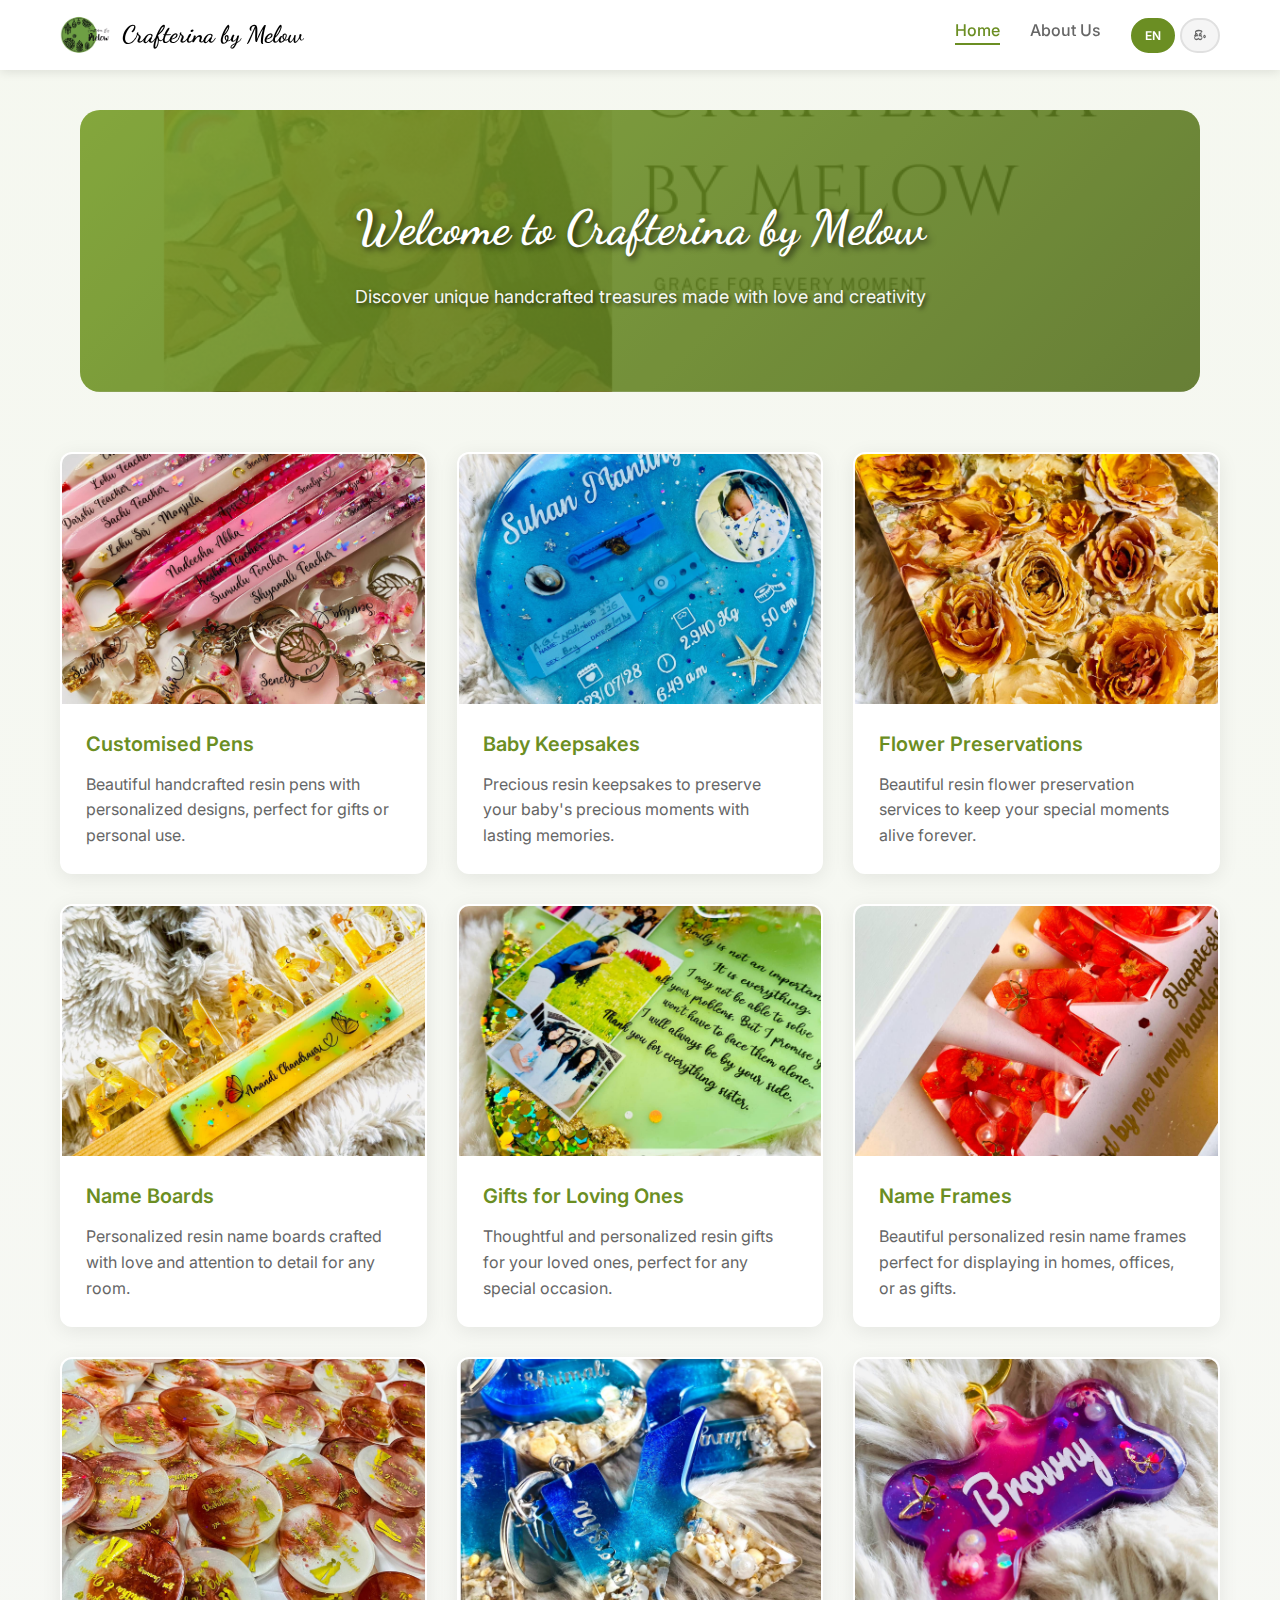
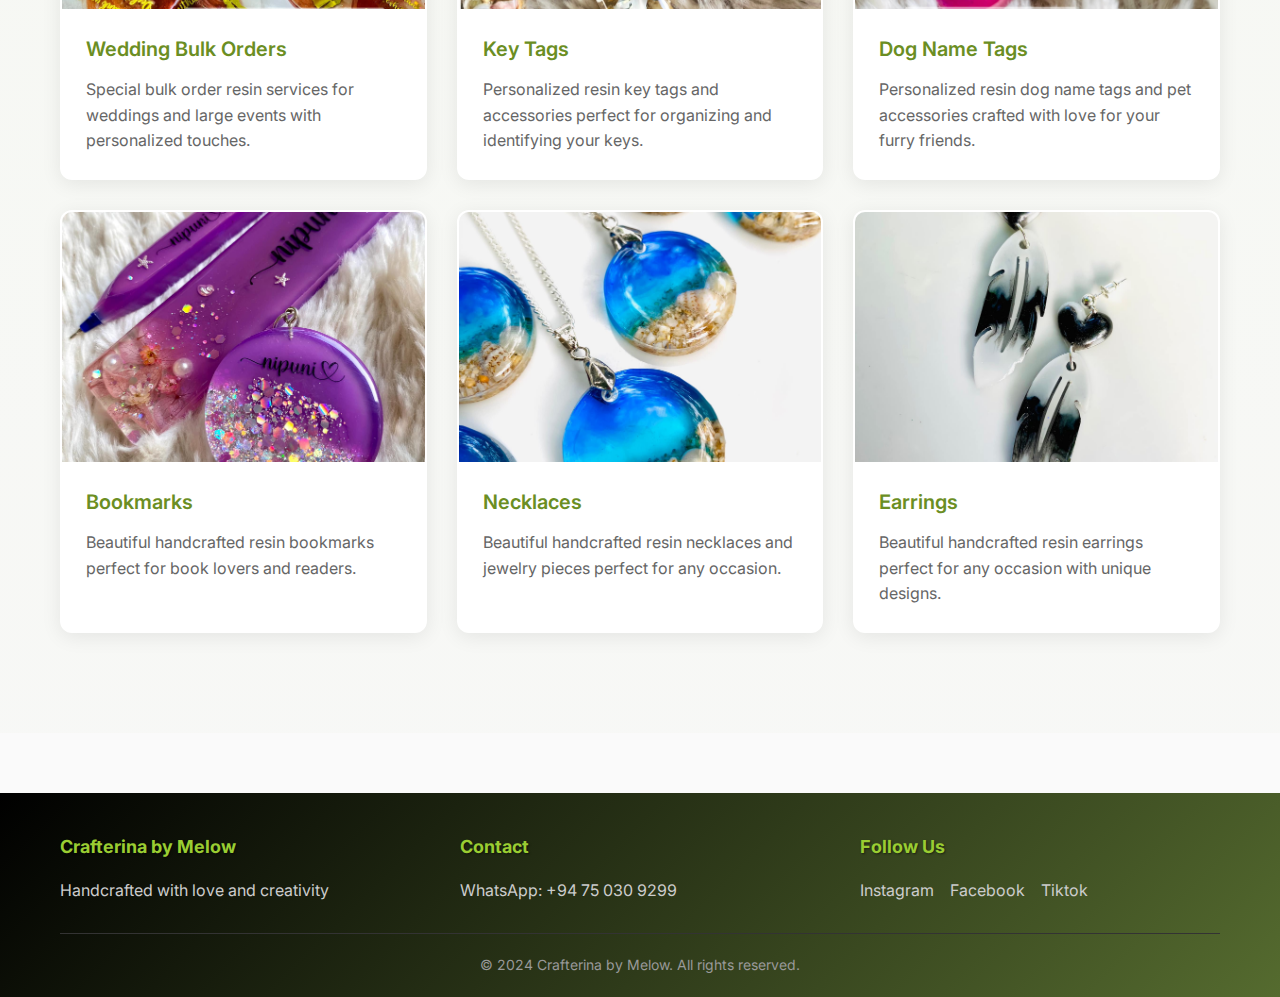
<file: index.html>
<!DOCTYPE html>
<html lang="en">
<head>
    <meta charset="UTF-8">
    <meta name="viewport" content="width=device-width, initial-scale=1.0">
    <title>Crafterina by Melow</title>
    <link rel="stylesheet" href="styles.css">
    <link href="https://fonts.googleapis.com/css2?family=Dancing+Script:wght@400;700&family=Inter:wght@300;400;500;600&display=swap" rel="stylesheet">
    <link rel="icon" href="images/logo.png" type="image/jpg">
</head>
<body>
    <!-- Navigation -->
    <nav class="navbar">
        <div class="nav-container">
            <div class="nav-logo">
                <div class="logo-image">
                    <img src="images/logo.png" alt="Crafterina by Melow Logo">
                </div>
                <span class="logo-text">Crafterina by Melow</span>
            </div>
            <ul class="nav-menu">
                <li><a href="index.html" class="nav-link active" data-translate="nav-home">Home</a></li>
                <li><a href="about.html" class="nav-link" data-translate="nav-about">About Us</a></li>
                <li class="language-switcher">
                    <button class="lang-btn active" onclick="switchLanguage('en')">EN</button>
                    <button class="lang-btn" onclick="switchLanguage('si')">සිං</button>
                </li>
            </ul>
        </div>
    </nav>

    <!-- Main Content -->
    <main class="main-content">
        <div class="container">
            <header class="hero">
                <h1 data-translate="hero-title">Welcome to Crafterina by Melow</h1>
                <p data-translate="hero-subtitle">Discover unique handcrafted treasures made with love and creativity</p>
            </header>

            <section class="products-grid">
                <div class="product-card" onclick="window.location.href='item-detail.html?id=1'">
                    <div class="product-image">
                        <img src="images/pen1.jpg" alt="Handcrafted Dreamcatcher">
                    </div>
                                         <div class="product-info">
                         <h3 data-translate="product-pens">Customised Pens</h3>
                         <p data-translate="desc-pens">Beautiful handcrafted resin pens with personalized designs, perfect for gifts or personal use.</p>
                     </div>
                </div>

                <div class="product-card" onclick="window.location.href='item-detail.html?id=2'">
                    <div class="product-image">
                        <img src="images/keepsake1.jpg" alt="Mandala Wall Art">
                    </div>
                                         <div class="product-info">
                         <h3 data-translate="product-keepsakes">Baby Keepsakes</h3>
                         <p data-translate="desc-keepsakes">Precious resin keepsakes to preserve your baby's precious moments with lasting memories.</p>
                     </div>
                </div>

                <div class="product-card" onclick="window.location.href='item-detail.html?id=3'">
                    <div class="product-image">
                        <img src="images/flower1.jpg" alt="Bohemian Earrings">
                    </div>
                                         <div class="product-info">
                         <h3 data-translate="product-flowers">Flower Preservations</h3>
                         <p data-translate="desc-flowers">Beautiful resin flower preservation services to keep your special moments alive forever.</p>
                     </div>
                </div>

                <div class="product-card" onclick="window.location.href='item-detail.html?id=4'">
                    <div class="product-image">
                        <img src="images/boards1.jpg" alt="Peacock Feather Art">
                    </div>
                                         <div class="product-info">
                         <h3 data-translate="product-boards">Name Boards</h3>
                         <p data-translate="desc-boards">Personalized resin name boards crafted with love and attention to detail for any room.</p>
                     </div>
                </div>

                <div class="product-card" onclick="window.location.href='item-detail.html?id=5'">
                    <div class="product-image">
                        <img src="images/gifts1.jpg" alt="Handwoven Basket">
                    </div>
                                         <div class="product-info">
                         <h3 data-translate="product-gifts">Gifts for Loving Ones</h3>
                         <p data-translate="desc-gifts">Thoughtful and personalized resin gifts for your loved ones, perfect for any special occasion.</p>
                     </div>
                </div>

                <div class="product-card" onclick="window.location.href='item-detail.html?id=6'">
                    <div class="product-image">
                        <img src="images/frame1.jpg" alt="Ceramic Vase">
                    </div>
                                         <div class="product-info">
                         <h3 data-translate="product-frames">Name Frames</h3>
                         <p data-translate="desc-frames">Beautiful personalized resin name frames perfect for displaying in homes, offices, or as gifts.</p>
                     </div>
                    
                </div>
                
                <div class="product-card" onclick="window.location.href='item-detail.html?id=7'">
                    <div class="product-image">
                        <img src="images/bulk1.jpg" alt="Ceramic Vase">
                    </div>
                                         <div class="product-info">
                         <h3 data-translate="product-bulk">Wedding Bulk Orders</h3>
                         <p data-translate="desc-bulk">Special bulk order resin services for weddings and large events with personalized touches.</p>
                     </div>
                    
                </div>
                
                <div class="product-card" onclick="window.location.href='item-detail.html?id=8'">
                    <div class="product-image">
                        <img src="images/tags1.jpg" alt="Ceramic Vase">
                    </div>
                                         <div class="product-info">
                         <h3 data-translate="product-tags">Key Tags</h3>
                         <p data-translate="desc-tags">Personalized resin key tags and accessories perfect for organizing and identifying your keys.</p>
                     </div>
                    
                </div>
                <div class="product-card" onclick="window.location.href='item-detail.html?id=9'">
                    <div class="product-image">
                        <img src="images/dog1.jpg" alt="Ceramic Vase">
                    </div>
                                         <div class="product-info">
                         <h3 data-translate="product-dog-tags">Dog Name Tags</h3>
                         <p data-translate="desc-dog-tags">Personalized resin dog name tags and pet accessories crafted with love for your furry friends.</p>
                     </div>
                    
                </div>
                
                <div class="product-card" onclick="window.location.href='item-detail.html?id=10'">
                    <div class="product-image">
                        <img src="images/bookmarks1.jpg" alt="Ceramic Vase">
                    </div>
                                         <div class="product-info">
                         <h3 data-translate="product-bookmarks">Bookmarks</h3>
                         <p data-translate="desc-bookmarks">Beautiful handcrafted resin bookmarks perfect for book lovers and readers.</p>
                     </div>
                    
                </div>
                <div class="product-card" onclick="window.location.href='item-detail.html?id=11'">
                    <div class="product-image">
                        <img src="images/necklace1.jpg" alt="Ceramic Vase">
                    </div>
                                         <div class="product-info">
                         <h3 data-translate="product-necklaces">Necklaces</h3>
                         <p data-translate="desc-necklaces">Beautiful handcrafted resin necklaces and jewelry pieces perfect for any occasion.</p>
                     </div>
                    
                </div>
                <div class="product-card" onclick="window.location.href='item-detail.html?id=12'">
                    <div class="product-image">
                        <img src="images/earings1.jpg" alt="Ceramic Vase">
                    </div>
                                         <div class="product-info">
                         <h3 data-translate="product-earrings">Earrings</h3>
                         <p data-translate="desc-earrings">Beautiful handcrafted resin earrings perfect for any occasion with unique designs.</p>
                     </div>
                    
                </div>
            </section>
        </div>
    </main>

    <!-- Footer -->
    <footer class="footer">
        <div class="container">
            <div class="footer-content">
                                 <div class="footer-section">
                     <h4>Crafterina by Melow</h4>
                     <p data-translate="footer-tagline">Handcrafted with love and creativity</p>
                 </div>
                                 <div class="footer-section">
                     <h4 data-translate="footer-contact">Contact</h4>
                     <p>WhatsApp: +94 75 030 9299</p>
                 </div>
                <div class="footer-section">
                    <h4 data-translate="footer-follow">Follow Us</h4>
                    <div class="social-links">
                        <a href="https://www.instagram.com/crafterina_by_melow_" class="social-link">Instagram</a>
                        <a href="https://www.facebook.com/crafterinaByMelow" class="social-link">Facebook</a>
                        <a href="https://www.tiktok.com/@crafterina_by_melow" class="social-link">Tiktok</a>
                    </div>
                </div>
            </div>
            <div class="footer-bottom">
                <p data-translate="footer-copyright">&copy; 2024 Crafterina by Melow. All rights reserved.</p>
            </div>
        </div>
    </footer>

    <script>
        // Language translations
        const translations = {
            en: {
                // Navigation
                'nav-home': 'Home',
                'nav-about': 'About Us',
                
                // Hero Section
                'hero-title': 'Welcome to Crafterina by Melow',
                'hero-subtitle': 'Discover unique handcrafted treasures made with love and creativity',
                
                // Product Names
                'product-pens': 'Customised Pens',
                'product-keepsakes': 'Baby Keepsakes',
                'product-flowers': 'Flower Preservations',
                'product-boards': 'Name Boards',
                'product-gifts': 'Gifts for Loving Ones',
                'product-frames': 'Name Frames',
                'product-bulk': 'Wedding Bulk Orders',
                'product-tags': 'Key Tags',
                'product-dog-tags': 'Dog Name Tags',
                'product-bookmarks': 'Bookmarks',
                'product-necklaces': 'Necklaces',
                'product-earrings': 'Earrings',
                
                // Product Descriptions
                'desc-pens': 'Beautiful handcrafted resin pens with personalized designs, perfect for gifts or personal use.',
                'desc-keepsakes': 'Precious resin keepsakes to preserve your baby\'s precious moments with lasting memories.',
                'desc-flowers': 'Beautiful resin flower preservation services to keep your special moments alive forever.',
                'desc-boards': 'Personalized resin name boards crafted with love and attention to detail for any room.',
                'desc-gifts': 'Thoughtful and personalized resin gifts for your loved ones, perfect for any special occasion.',
                'desc-frames': 'Beautiful personalized resin name frames perfect for displaying in homes, offices, or as gifts.',
                'desc-bulk': 'Special bulk order resin services for weddings and large events with personalized touches.',
                'desc-tags': 'Personalized resin key tags and accessories perfect for organizing and identifying your keys.',
                'desc-dog-tags': 'Personalized resin dog name tags and pet accessories crafted with love for your furry friends.',
                'desc-bookmarks': 'Beautiful handcrafted resin bookmarks perfect for book lovers and readers.',
                'desc-necklaces': 'Beautiful handcrafted resin necklaces and jewelry pieces perfect for any occasion.',
                'desc-earrings': 'Beautiful handcrafted resin earrings perfect for any occasion with unique designs.',
                
                // Footer
                'footer-tagline': 'Handcrafted with love and creativity',
                'footer-contact': 'Contact',
                'footer-follow': 'Follow Us',
                'footer-copyright': '© 2024 Crafterina by Melow. All rights reserved.'
            },
            si: {
                // Navigation
                'nav-home': 'මුල් පිටුව',
                'nav-about': 'අප ගැන',
                
                // Hero Section
                'hero-title': 'ක්‍රැෆ්ටරිනා බයි මෙලෝ වෙත සාදරයෙන් පිළිගනිමු',
                'hero-subtitle': 'ආදරයෙන් හා නිර්මාණශීලීත්වයෙන් සාදන ලද අනන්‍ය අතින් සාදන ලද නිධන් සොයා ගන්න',
                
                // Product Names
                'product-pens': 'පෑන්',
                'product-keepsakes': 'ළදරු සිහිකැඳි',
                'product-flowers': 'මල් සංරක්ෂණ',
                'product-boards': 'නම පුවරු',
                'product-gifts': 'ආදරණීය අය සඳහා තෑගි',
                'product-frames': 'නම රාමු',
                'product-bulk': 'විවාහ තොග ඇණවුම්',
                'product-tags': 'යතුරු ටැග්',
                'product-dog-tags': 'බල්ලාගේ නම ටැග්',
                'product-bookmarks': 'පොත් ලකුණු',
                'product-necklaces': 'මාල',
                'product-earrings': 'කරාබු',
                
                // Product Descriptions
                'desc-pens': 'විශේෂඥ නිර්මාණ සහිත අතින් සාදන ලද රෙසින් පෑන, තෑගි හෝ පෞද්ගලික භාවිතය සඳහා පරිපූර්ණ.',
                'desc-keepsakes': 'ඔබේ දරුවාගේ මෘදු මොහොත සංරක්ෂණය කිරීමට අනන්‍ය රෙසින් සිහිකැඳි.',
                'desc-flowers': 'ඔබේ විශේෂ මොහොත සදාකාලිකව ජීවතුන් අතර තබා ගැනීමට රෙසින් මල් සංරක්ෂණ සේවා.',
                'desc-boards': 'ආදරයෙන් හා අවධානයෙන් සාදන ලද රෙසින් නම පුවරු, ඕනෑම කාමරයක් සඳහා.',
                'desc-gifts': 'ඔබේ ආදරණීය අය සඳහා සිතෙන් සාදන ලද රෙසින් තෑගි, ඕනෑම විශේෂ අවස්ථාවක් සඳහා.',
                'desc-frames': 'නිවස්, කාර්යාල හෝ තෑගි ලෙස පෙන්වීමට පරිපූර්ණ රෙසින් නම රාමු.',
                'desc-bulk': 'විවාහ සහ විශාල උත්සව සඳහා විශේෂ තොග රෙසින් සේවා, විශේෂඥ ස්පර්ශ සහිත.',
                'desc-tags': 'ඔබේ යතුරු සංවිධානය කිරීමට හා හඳුනා ගැනීමට පරිපූර්ණ රෙසින් යතුරු ටැග්.',
                'desc-dog-tags': 'ඔබේ සතුන් සඳහා ආදරයෙන් සාදන ලද රෙසින් බල්ලාගේ නම ටැග්.',
                'desc-bookmarks': 'පොත් කියවන්නන් සඳහා පරිපූර්ණ අතින් සාදන ලද රෙසින් පොත් ලකුණු.',
                'desc-necklaces': 'ඕනෑම අවස්ථාවක් සඳහා පරිපූර්ණ අතින් සාදන ලද රෙසින් මාල.',
                'desc-earrings': 'අනන්‍ය නිර්මාණ සහිත ඕනෑම අවස්ථාවක් සඳහා පරිපූර්ණ අතින් සාදන ලද රෙසින් කණවැල්.',
                
                // Footer
                'footer-tagline': 'ආදරයෙන් හා නිර්මාණශීලීත්වයෙන් සාදන ලද',
                'footer-contact': 'සම්බන්ධතා',
                'footer-follow': 'අපව අනුගමනය කරන්න',
                'footer-copyright': '© 2024 ක්‍රැෆ්ටරිනා බයි මෙලෝ. සියලුම අයිතිවාසිකම් ඇවිරිණි.'
            }
        };

        // Current language
        let currentLang = localStorage.getItem('selectedLanguage') || 'en';

        // Function to switch language
        function switchLanguage(lang) {
            currentLang = lang;
            
            // Save language preference to localStorage
            localStorage.setItem('selectedLanguage', lang);
            
            // Update language buttons
            document.querySelectorAll('.lang-btn').forEach(btn => {
                btn.classList.remove('active');
            });
            event.target.classList.add('active');
            
            // Update all translatable elements
            updateContent();
        }

        // Function to update content
        function updateContent() {
            const elements = document.querySelectorAll('[data-translate]');
            elements.forEach(element => {
                const key = element.getAttribute('data-translate');
                if (translations[currentLang][key]) {
                    element.textContent = translations[currentLang][key];
                }
            });
        }

        // Initialize with saved language preference
        document.addEventListener('DOMContentLoaded', function() {
            // Set the correct button as active based on saved language
            document.querySelectorAll('.lang-btn').forEach(btn => {
                btn.classList.remove('active');
            });
            const activeButton = document.querySelector(`.lang-btn[onclick="switchLanguage('${currentLang}')"]`);
            if (activeButton) {
                activeButton.classList.add('active');
            }
            updateContent();
        });
    </script>
</body>
</html>
</file>
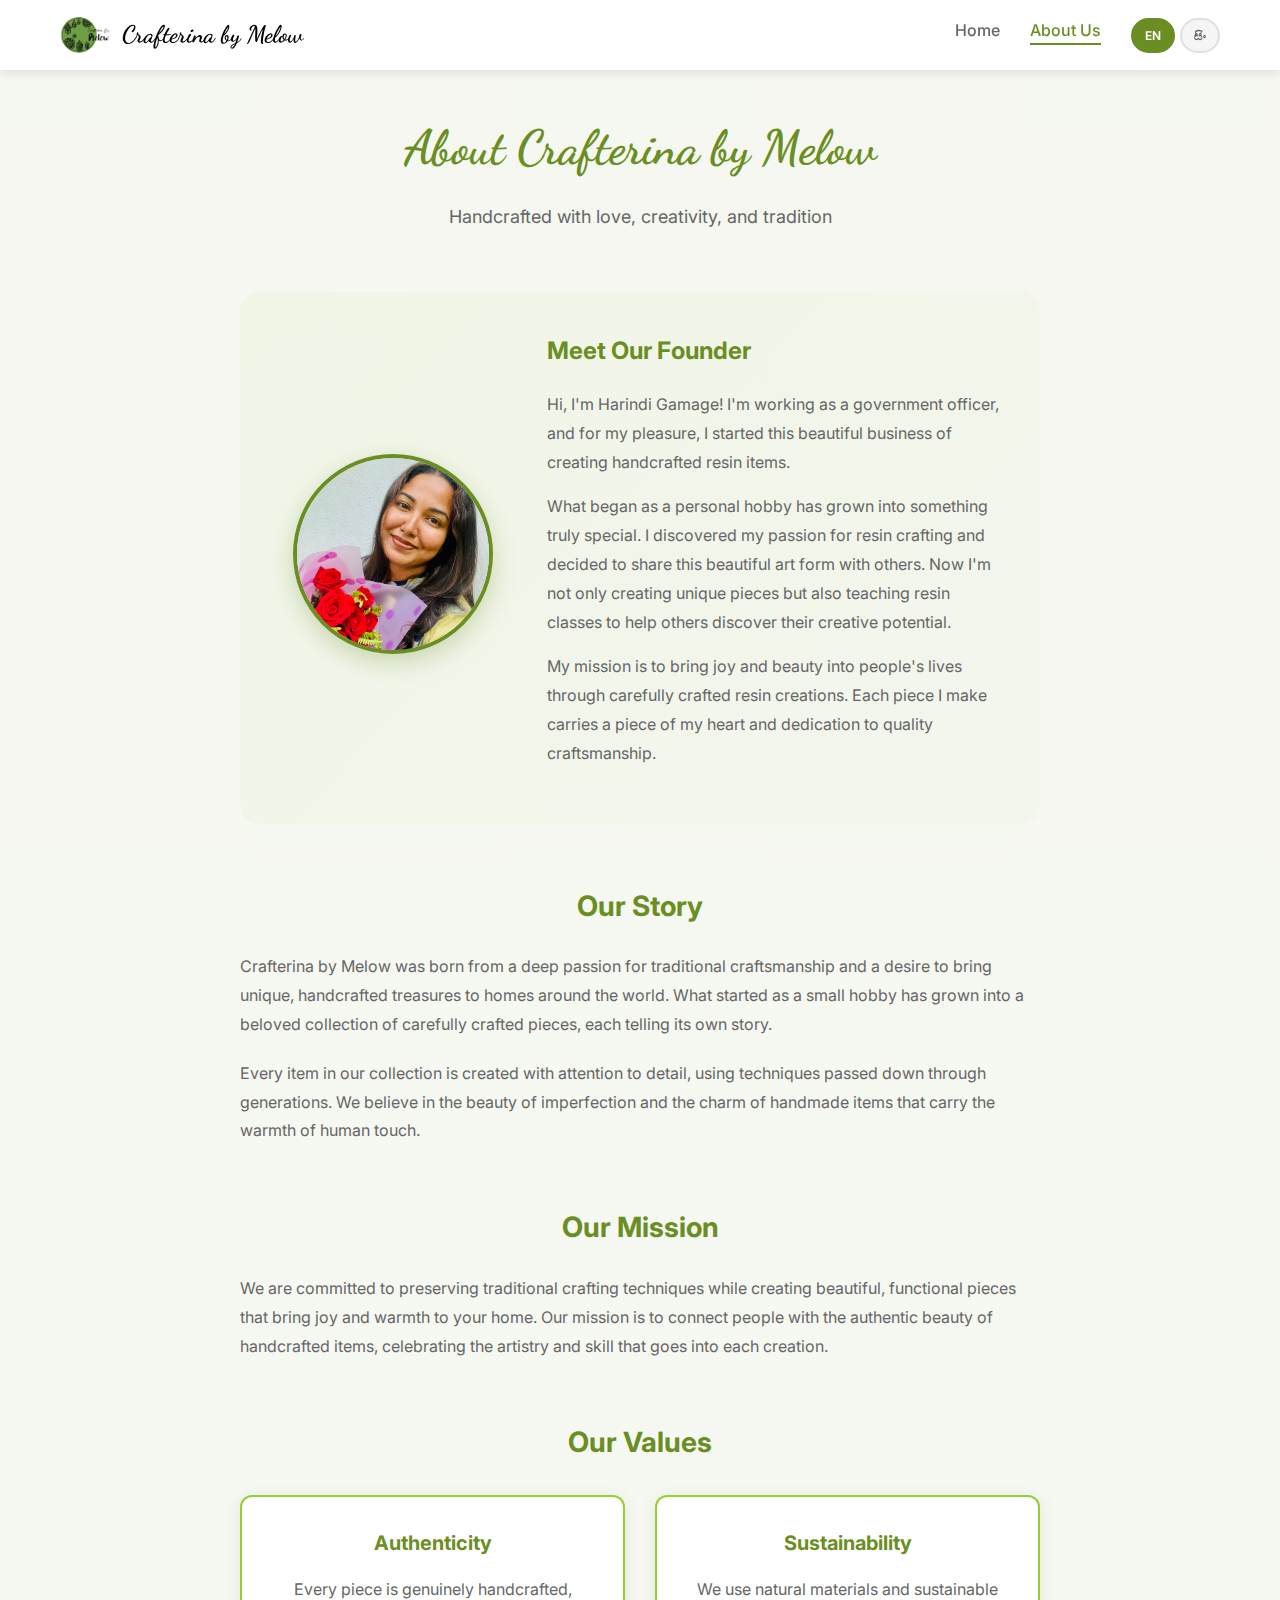
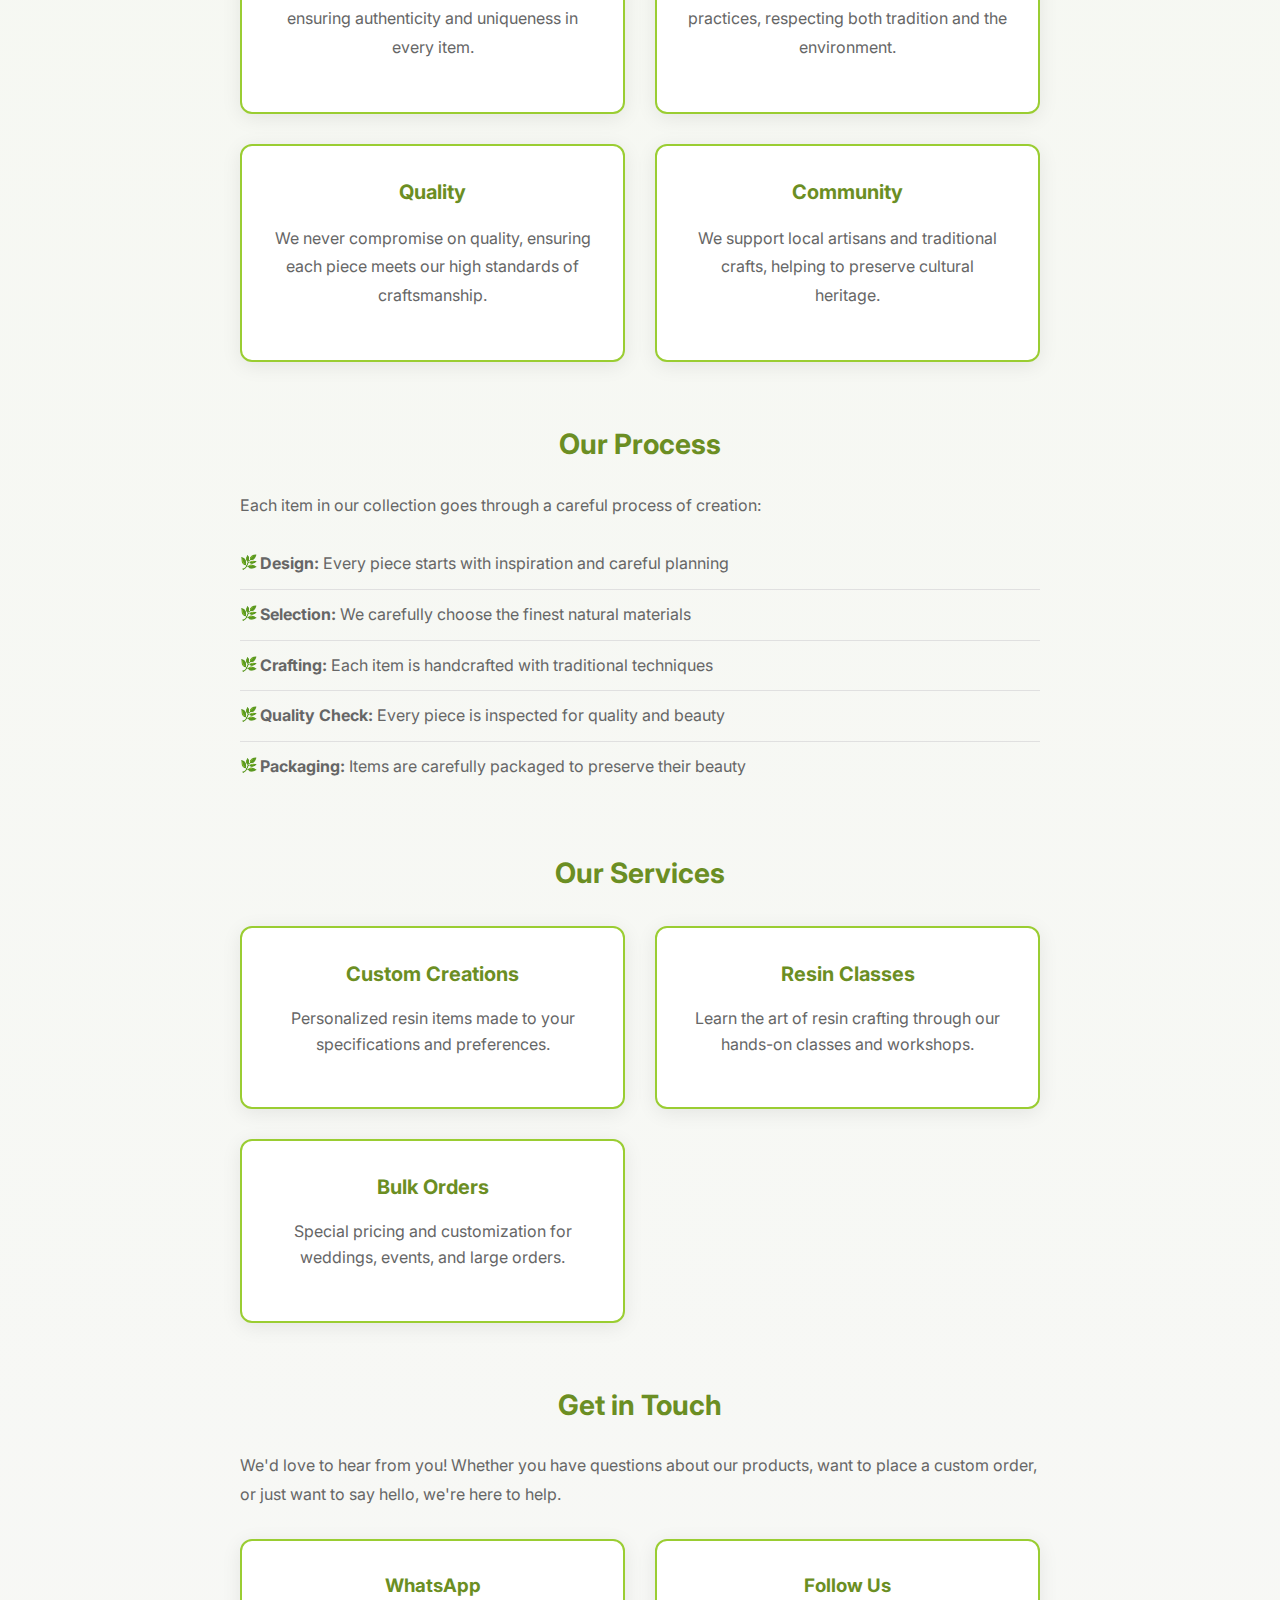
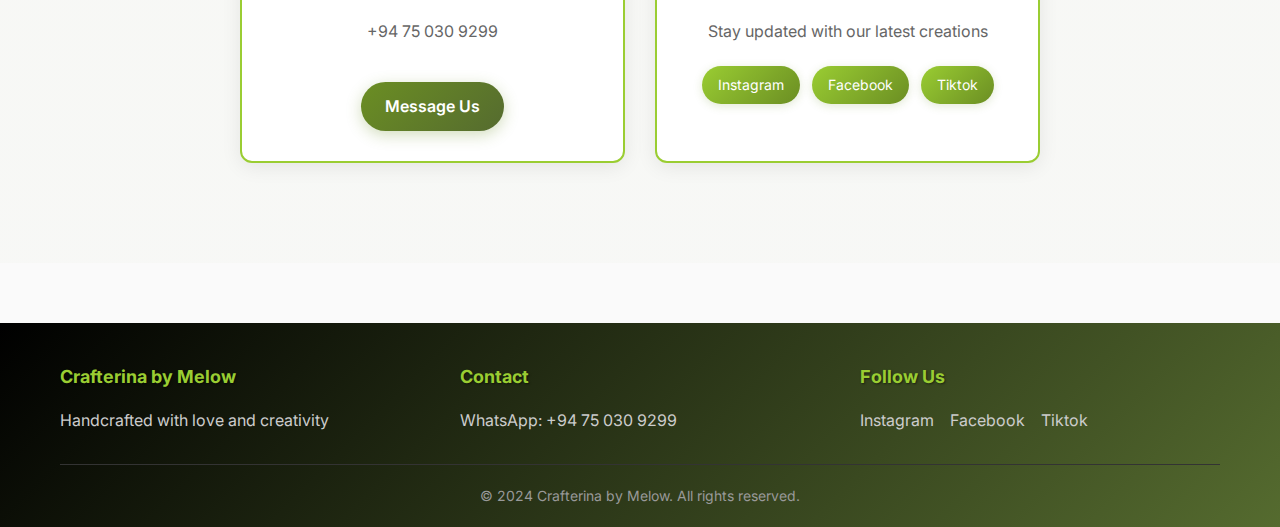
<file: about.html>
<!DOCTYPE html>
<html lang="en">
<head>
    <meta charset="UTF-8">
    <meta name="viewport" content="width=device-width, initial-scale=1.0">
    <title>About Us - Crafterina by Melow</title>
    <link rel="stylesheet" href="styles.css">
    <link href="https://fonts.googleapis.com/css2?family=Dancing+Script:wght@400;700&family=Inter:wght@300;400;500;600&display=swap" rel="stylesheet">
    <link rel="icon" href="images/logo.png" type="image/png">
</head>
<body>
    <!-- Navigation -->
    <nav class="navbar">
        <div class="nav-container">
            <div class="nav-logo">
                <div class="logo-image">
                    <img src="images/logo.png" alt="Crafterina by Melow Logo">
                </div>
                <span class="logo-text">Crafterina by Melow</span>
            </div>
            <ul class="nav-menu">
                <li><a href="index.html" class="nav-link" data-translate="nav-home">Home</a></li>
                <li><a href="about.html" class="nav-link active" data-translate="nav-about">About Us</a></li>
                <li class="language-switcher">
                    <button class="lang-btn active" onclick="switchLanguage('en')">EN</button>
                    <button class="lang-btn" onclick="switchLanguage('si')">සිං</button>
                </li>
            </ul>
        </div>
    </nav>

    <!-- Main Content -->
    <main class="main-content">
        <div class="container">
            <div class="about-section">
                <header class="about-header">
                    <h1 data-translate="about-title">About Crafterina by Melow</h1>
                    <p class="subtitle" data-translate="about-subtitle">Handcrafted with love, creativity, and tradition</p>
                </header>

                <div class="about-content">
                    <div class="about-founder">
                        <div class="founder-image">
                            <img src="images/me.jpg" alt="Harindi Gamage - Founder of Crafterina by Melow">
                        </div>
                        <div class="founder-story">
                            <h2 data-translate="founder-title">Meet Our Founder</h2>
                            <p data-translate="founder-intro">Hi, I'm Harindi Gamage! I'm working as a government officer, and for my pleasure, I started this beautiful business of creating handcrafted resin items.</p>
                            
                            <p data-translate="founder-story">What began as a personal hobby has grown into something truly special. I discovered my passion for resin crafting and decided to share this beautiful art form with others. Now I'm not only creating unique pieces but also teaching resin classes to help others discover their creative potential.</p>
                            
                            <p data-translate="founder-mission">My mission is to bring joy and beauty into people's lives through carefully crafted resin creations. Each piece I make carries a piece of my heart and dedication to quality craftsmanship.</p>
                        </div>
                    </div>

                    <div class="about-story">
                        <h2 data-translate="story-title">Our Story</h2>
                        <p data-translate="story-para1">Crafterina by Melow was born from a deep passion for traditional craftsmanship and a desire to bring unique, handcrafted treasures to homes around the world. What started as a small hobby has grown into a beloved collection of carefully crafted pieces, each telling its own story.</p>
                        
                        <p data-translate="story-para2">Every item in our collection is created with attention to detail, using techniques passed down through generations. We believe in the beauty of imperfection and the charm of handmade items that carry the warmth of human touch.</p>
                    </div>

                    <div class="about-mission">
                        <h2 data-translate="mission-title">Our Mission</h2>
                        <p data-translate="mission-para">We are committed to preserving traditional crafting techniques while creating beautiful, functional pieces that bring joy and warmth to your home. Our mission is to connect people with the authentic beauty of handcrafted items, celebrating the artistry and skill that goes into each creation.</p>
                    </div>

                    <div class="about-values">
                        <h2 data-translate="values-title">Our Values</h2>
                        <div class="values-grid">
                            <div class="value-item">
                                <h3 data-translate="value-authenticity">Authenticity</h3>
                                <p data-translate="value-authenticity-desc">Every piece is genuinely handcrafted, ensuring authenticity and uniqueness in every item.</p>
                            </div>
                            <div class="value-item">
                                <h3 data-translate="value-sustainability">Sustainability</h3>
                                <p data-translate="value-sustainability-desc">We use natural materials and sustainable practices, respecting both tradition and the environment.</p>
                            </div>
                            <div class="value-item">
                                <h3 data-translate="value-quality">Quality</h3>
                                <p data-translate="value-quality-desc">We never compromise on quality, ensuring each piece meets our high standards of craftsmanship.</p>
                            </div>
                            <div class="value-item">
                                <h3 data-translate="value-community">Community</h3>
                                <p data-translate="value-community-desc">We support local artisans and traditional crafts, helping to preserve cultural heritage.</p>
                            </div>
                        </div>
                    </div>

                    <div class="about-process">
                        <h2 data-translate="process-title">Our Process</h2>
                        <p data-translate="process-intro">Each item in our collection goes through a careful process of creation:</p>
                        <ul>
                            <li><strong data-translate="process-design">Design:</strong> <span data-translate="process-design-desc">Every piece starts with inspiration and careful planning</span></li>
                            <li><strong data-translate="process-selection">Selection:</strong> <span data-translate="process-selection-desc">We carefully choose the finest natural materials</span></li>
                            <li><strong data-translate="process-crafting">Crafting:</strong> <span data-translate="process-crafting-desc">Each item is handcrafted with traditional techniques</span></li>
                            <li><strong data-translate="process-quality">Quality Check:</strong> <span data-translate="process-quality-desc">Every piece is inspected for quality and beauty</span></li>
                            <li><strong data-translate="process-packaging">Packaging:</strong> <span data-translate="process-packaging-desc">Items are carefully packaged to preserve their beauty</span></li>
                        </ul>
                    </div>

                    <div class="about-services">
                        <h2 data-translate="services-title">Our Services</h2>
                        <div class="services-grid">
                            <div class="service-item">
                                <h3 data-translate="service-custom">Custom Creations</h3>
                                <p data-translate="service-custom-desc">Personalized resin items made to your specifications and preferences.</p>
                            </div>
                            <div class="service-item">
                                <h3 data-translate="service-classes">Resin Classes</h3>
                                <p data-translate="service-classes-desc">Learn the art of resin crafting through our hands-on classes and workshops.</p>
                            </div>
                            <div class="service-item">
                                <h3 data-translate="service-bulk">Bulk Orders</h3>
                                <p data-translate="service-bulk-desc">Special pricing and customization for weddings, events, and large orders.</p>
                            </div>
                        </div>
                    </div>

                    <div class="about-contact">
                        <h2 data-translate="contact-title">Get in Touch</h2>
                        <p data-translate="contact-intro">We'd love to hear from you! Whether you have questions about our products, want to place a custom order, or just want to say hello, we're here to help.</p>
                        
                        <div class="contact-info">
                            <div class="contact-item">
                                <h3 data-translate="contact-whatsapp">WhatsApp</h3>
                                <p>+94 75 030 9299</p>
                                <a href="https://wa.me/94750309299" class="contact-btn" target="_blank" data-translate="contact-message">Message Us</a>
                            </div>
                            
                            <div class="contact-item">
                                <h3 data-translate="contact-follow">Follow Us</h3>
                                <p data-translate="contact-follow-desc">Stay updated with our latest creations</p>
                                <div class="social-buttons">
                                    <a href="https://www.instagram.com/crafterina_by_melow_" class="social-btn">Instagram</a>
                                    <a href="https://www.facebook.com/crafterinaByMelow" class="social-btn">Facebook</a>
                                    <a href="https://www.tiktok.com/@crafterina_by_melow" class="social-btn">Tiktok</a>
                                </div>
                            </div>
                        </div>
                    </div>
                </div>
            </div>
        </div>
    </main>

    <!-- Footer -->
    <footer class="footer">
        <div class="container">
            <div class="footer-content">
                <div class="footer-section">
                    <h4>Crafterina by Melow</h4>
                    <p data-translate="footer-tagline">Handcrafted with love and creativity</p>
                </div>
                <div class="footer-section">
                    <h4 data-translate="footer-contact">Contact</h4>
                    <p>WhatsApp: +94 75 030 9299</p>
                </div>
                <div class="footer-section">
                    <h4 data-translate="footer-follow">Follow Us</h4>
                    <div class="social-links">
                        <a href="https://www.instagram.com/crafterina_by_melow_" class="social-link">Instagram</a>
                        <a href="https://www.facebook.com/crafterinaByMelow" class="social-link">Facebook</a>
                        <a href="https://www.tiktok.com/@crafterina_by_melow" class="social-link">Tiktok</a>
                    </div>
                </div>
            </div>
            <div class="footer-bottom">
                <p data-translate="footer-copyright">&copy; 2024 Crafterina by Melow. All rights reserved.</p>
            </div>
        </div>
    </footer>

    <script>
        // Language translations
        const translations = {
            en: {
                // Navigation
                'nav-home': 'Home',
                'nav-about': 'About Us',
                
                // About Page
                'about-title': 'About Crafterina by Melow',
                'about-subtitle': 'Handcrafted with love, creativity, and tradition',
                
                // Founder Section
                'founder-title': 'Meet Our Founder',
                'founder-intro': 'Hi, I\'m Harindi Gamage! I\'m working as a government officer, and for my pleasure, I started this beautiful business of creating handcrafted resin items.',
                'founder-story': 'What began as a personal hobby has grown into something truly special. I discovered my passion for resin crafting and decided to share this beautiful art form with others. Now I\'m not only creating unique pieces but also teaching resin classes to help others discover their creative potential.',
                'founder-mission': 'My mission is to bring joy and beauty into people\'s lives through carefully crafted resin creations. Each piece I make carries a piece of my heart and dedication to quality craftsmanship.',
                
                // Story Section
                'story-title': 'Our Story',
                'story-para1': 'Crafterina by Melow was born from a deep passion for traditional craftsmanship and a desire to bring unique, handcrafted treasures to homes around the world. What started as a small hobby has grown into a beloved collection of carefully crafted pieces, each telling its own story.',
                'story-para2': 'Every item in our collection is created with attention to detail, using techniques passed down through generations. We believe in the beauty of imperfection and the charm of handmade items that carry the warmth of human touch.',
                
                // Mission Section
                'mission-title': 'Our Mission',
                'mission-para': 'We are committed to preserving traditional crafting techniques while creating beautiful, functional pieces that bring joy and warmth to your home. Our mission is to connect people with the authentic beauty of handcrafted items, celebrating the artistry and skill that goes into each creation.',
                
                // Values Section
                'values-title': 'Our Values',
                'value-authenticity': 'Authenticity',
                'value-authenticity-desc': 'Every piece is genuinely handcrafted, ensuring authenticity and uniqueness in every item.',
                'value-sustainability': 'Sustainability',
                'value-sustainability-desc': 'We use natural materials and sustainable practices, respecting both tradition and the environment.',
                'value-quality': 'Quality',
                'value-quality-desc': 'We never compromise on quality, ensuring each piece meets our high standards of craftsmanship.',
                'value-community': 'Community',
                'value-community-desc': 'We support local artisans and traditional crafts, helping to preserve cultural heritage.',
                
                // Process Section
                'process-title': 'Our Process',
                'process-intro': 'Each item in our collection goes through a careful process of creation:',
                'process-design': 'Design:',
                'process-design-desc': 'Every piece starts with inspiration and careful planning',
                'process-selection': 'Selection:',
                'process-selection-desc': 'We carefully choose the finest natural materials',
                'process-crafting': 'Crafting:',
                'process-crafting-desc': 'Each item is handcrafted with traditional techniques',
                'process-quality': 'Quality Check:',
                'process-quality-desc': 'Every piece is inspected for quality and beauty',
                'process-packaging': 'Packaging:',
                'process-packaging-desc': 'Items are carefully packaged to preserve their beauty',
                
                // Services Section
                'services-title': 'Our Services',
                'service-custom': 'Custom Creations',
                'service-custom-desc': 'Personalized resin items made to your specifications and preferences.',
                'service-classes': 'Resin Classes',
                'service-classes-desc': 'Learn the art of resin crafting through our hands-on classes and workshops.',
                'service-bulk': 'Bulk Orders',
                'service-bulk-desc': 'Special pricing and customization for weddings, events, and large orders.',
                
                // Contact Section
                'contact-title': 'Get in Touch',
                'contact-intro': 'We\'d love to hear from you! Whether you have questions about our products, want to place a custom order, or just want to say hello, we\'re here to help.',
                'contact-whatsapp': 'WhatsApp',
                'contact-message': 'Message Us',
                'contact-follow': 'Follow Us',
                'contact-follow-desc': 'Stay updated with our latest creations',
                
                // Footer
                'footer-tagline': 'Handcrafted with love and creativity',
                'footer-contact': 'Contact',
                'footer-follow': 'Follow Us',
                'footer-copyright': '© 2024 Crafterina by Melow. All rights reserved.'
            },
            si: {
                // Navigation
                'nav-home': 'මුල් පිටුව',
                'nav-about': 'අප ගැන',
                
                // About Page
                'about-title': 'ක්‍රැෆ්ටරිනා බයි මෙලෝ ගැන',
                'about-subtitle': 'ආදරයෙන්, නිර්මාණශීලීත්වයෙන් සහ සම්ප්‍රදායෙන් සාදන ලද',
                
                // Founder Section
                'founder-title': 'අපගේ නිර්මාතෘවරිය හමුවෙන්න',
                'founder-intro': 'ආයුබෝවන්, මම හරින්දි ගමගේ! මම රජයේ නිලධාරිනියක් ලෙස සේවය කරන අතර, මගේ සතුට සඳහා මම මෙම අතින් සාදන ලද රෙසින් භාණ්ඩ සෑදීමේ සුන්දර ව්‍යාපාරය ආරම්භ කළෙමි.',
                'founder-story': 'පෞද්ගලික විනෝදාංශයක් ලෙස ආරම්භ වූ දෙයක් ඇත්තෙන්ම විශේෂ දෙයක් බවට පත් විය. මම රෙසින් කලාවේ මගේ උනන්දුව සොයා ගත් අතර මෙම සුන්දර කලා ශිල්පය අනෙක් අය සමඟ බෙදා ගැනීමට තීරණය කළෙමි. දැන් මම අද්විතීය කෑල්ල් සෑදීම පමණක් නොව අනෙක් අය ඔවුන්ගේ නිර්මාණශීලී හැකියාව සොයා ගැනීමට උදව් කිරීමසඳහා රෙසින් පන්ති පවා ඉගැන්වීම් කරමි.',
                'founder-mission': 'මගේ මෙහෙවර වන්නේ හොඳින් සාදන ලද රෙසින් නිර්මාණ හරහා මිනිසුන්ගේ ජීවිතවලට සතුට සහ අලංකාරය ගෙන ඒමයි. මම සෑදෙන සෑම කෑල්ලක්ම මගේ හදවතේ කොටසක් සහ උසස් තත්ත්වයේ කලාවට කැපවීමක් ගෙන යයි.',
                
                // Story Section
                'story-title': 'අපගේ කතාව',
                'story-para1': 'ක්‍රැෆ්ටරිනා බයි මෙලෝ ලොව පුරා නිවස්වලට අද්විතීය, අතින් සාදන ලද නිධන් ගෙන ඒමේ ගැඹුරු උනන්දුවක් සහ සම්ප්‍රදායික කලාවට ඇති ආශාවෙන් උපත ලැබීය. කුඩා විනෝදාංශයක් ලෙස ආරම්භ වූ දෙයක් ප්‍රේමණීය, හොඳින් සාදන ලද කෑල්ල් සංග්‍රහයක් බවට පත් විය.',
                'story-para2': 'අපගේ සංග්‍රහයේ සෑම භාණ්ඩයක්ම පරම්පරා ගණනක් තිබී ආ තාක්ෂණික ක්‍රියාවලීන් භාවිතා කර සැලකිල්ලෙන් සාදන ලද අතර. අපි අසම්පූර්ණත්වයේ අලංකාරය සහ මානව ස්පර්ශයේ උණුසුම ගෙන යන අතින් සාදන ලද භාණ්ඩවල ආකර්ෂණය විශ්වාස කරමු.',
                
                // Mission Section
                'mission-title': 'අපගේ මෙහෙවර',
                'mission-para': 'ඔබේ නිවසට සතුට සහ උණුසුම ගෙන ඒමේ ලස්සන, ක්‍රියාත්මක කෑල්ල් සෑදීමේදී සම්ප්‍රදායික කලා තාක්ෂණික ක්‍රියාවලීන් සංරක්ෂණය කිරීමට අපි කැපවී සිටිමු. අපගේ මෙහෙවර වන්නේ මිනිසුන්ව අතින් සාදන ලද භාණ්ඩවල සත්‍ය අලංකාරය සමඟ සම්බන්ධ කිරීමයි.',
                
                // Values Section
                'values-title': 'අපගේ අගයන්',
                'value-authenticity': 'සත්‍යත්වය',
                'value-authenticity-desc': 'සෑම කෑල්ලක්ම සැබවින්ම අතින් සාදන ලද අතර, සෑම භාණ්ඩයකම සත්‍යත්වය සහ අද්විතීයත්වය සහතික කරයි.',
                'value-sustainability': 'ස්ථිරභාවය',
                'value-sustainability-desc': 'අපි ස්වාභාවික ද්‍රව්‍ය සහ ස්ථිර භාවිතයන් භාවිතා කරමු, සම්ප්‍රදාය සහ පරිසරය ගෞරව කරමින්.',
                'value-quality': 'තත්ත්වය',
                'value-quality-desc': 'අපි කිසිවිටෙකත් තත්ත්වය පිළිබඳව සමාව නොදෙමු, සෑම කෑල්ලක්ම අපගේ උසස් කලා තත්ත්වයන් සපුරාලන බව සහතික කරමු.',
                'value-community': 'සමාජය',
                'value-community-desc': 'අපි දේශීය කලාකරුවන් සහ සම්ප්‍රදායික කලාවන් සඳහා සහාය වෙමු, සංස්කෘතික උරුමය සංරක්ෂණය කිරීමට උදව් කරමු.',
                
                // Process Section
                'process-title': 'අපගේ ක්‍රියාවලිය',
                'process-intro': 'අපගේ සංග්‍රහයේ සෑම භාණ්ඩයක්ම සෑදීමේ හොඳින් සැලසුම් කරන ලද ක්‍රියාවලියක් හරහා යයි:',
                'process-design': 'සැලසුම:',
                'process-design-desc': 'සෑම කෑල්ලක්ම ආශාව සහ හොඳින් සැලසුම් කිරීමකින් ආරම්භ වේ',
                'process-selection': 'තේරීම:',
                'process-selection-desc': 'අපි හොඳම ස්වාභාවික ද්‍රව්‍ය හොඳින් තෝරා ගනිමු',
                'process-crafting': 'සෑදීම:',
                'process-crafting-desc': 'සෑම භාණ්ඩයක්ම සම්ප්‍රදායික තාක්ෂණික ක්‍රියාවලීන් සමඟ අතින් සාදන ලද අතර',
                'process-quality': 'තත්ත්ව පරීක්ෂාව:',
                'process-quality-desc': 'සෑම කෑල්ලක්ම තත්ත්වය සහ අලංකාරය සඳහා පරීක්ෂා කරනු ලැබේ',
                'process-packaging': 'ඇසුරුම් කිරීම:',
                'process-packaging-desc': 'භාණ්ඩ ඒවායේ අලංකාරය සංරක්ෂණය කිරීම සඳහා හොඳින් ඇසුරුම් කරනු ලැබේ',
                
                // Services Section
                'services-title': 'අපගේ සේවා',
                'service-custom': 'විශේෂිත නිර්මාණ',
                'service-custom-desc': 'ඔබේ විශේෂඥතා සහ අභිරුචි අනුව සාදන ලද පෞද්ගලික රෙසින් භාණ්ඩ.',
                'service-classes': 'රෙසින් පන්ති',
                'service-classes-desc': 'අපගේ අත්වැඩ පන්ති සහ වැඩමුළු හරහා රෙසින් කලාව ඉගෙන ගන්න.',
                'service-bulk': 'තොග ඇණවුම්',
                'service-bulk-desc': 'විවාහ, උත්සව සහ විශාල ඇණවුම් සඳහා විශේෂ මිල නියම කිරීම් සහ විශේෂඥතා.',
                
                // Contact Section
                'contact-title': 'සම්බන්ධ වන්න',
                'contact-intro': 'ඔබගෙන් ඇසීමට අපි කැමතිය! අපගේ භාණ්ඩ ගැන ප්‍රශ්න තිබේ නම්, විශේෂිත ඇණවුමක් ලබා ගැනීමට අවශ්‍ය නම්, හෝ සරලව හෙලෝ කීමට අවශ්‍ය නම්, අපි උදව් කිරීමට සිටිමු.',
                'contact-whatsapp': 'WhatsApp',
                'contact-message': 'අපට පණිවිඩයක් යවන්න',
                'contact-follow': 'අපව අනුගමනය කරන්න',
                'contact-follow-desc': 'අපගේ නවතම නිර්මාණ සමඟ යාවත්කාලීනව සිටින්න',
                
                // Footer
                'footer-tagline': 'ආදරයෙන් සහ නිර්මාණශීලී භාවයෙන් සාදන ලද',
                'footer-contact': 'සම්බන්ධ වන්න',
                'footer-follow': 'අපව අනුගමනය කරන්න',
                'footer-copyright': '© 2024 Crafterina by Melow. සියලුම අයිතිවාසිකම් ඇවිරිණි.'
            }
        };

        // Current language - get from localStorage or default to English
        let currentLang = localStorage.getItem('selectedLanguage') || 'en';

        // Function to switch language
        function switchLanguage(lang) {
            currentLang = lang;
            
            // Save language preference to localStorage
            localStorage.setItem('selectedLanguage', lang);
            
            document.querySelectorAll('.lang-btn').forEach(btn => {
                btn.classList.remove('active');
            });
            event.target.classList.add('active');
            updateContent();
        }

        // Function to update content
        function updateContent() {
            const elements = document.querySelectorAll('[data-translate]');
            elements.forEach(element => {
                const key = element.getAttribute('data-translate');
                if (translations[currentLang][key]) {
                    element.textContent = translations[currentLang][key];
                }
            });
        }

        // Initialize with saved language preference
        document.addEventListener('DOMContentLoaded', function() {
            // Set the correct button as active based on saved language
            document.querySelectorAll('.lang-btn').forEach(btn => {
                btn.classList.remove('active');
            });
            const activeButton = document.querySelector(`.lang-btn[onclick="switchLanguage('${currentLang}')"]`);
            if (activeButton) {
                activeButton.classList.add('active');
            }
            updateContent();
        });
    </script>
</body>
</html>
</file>
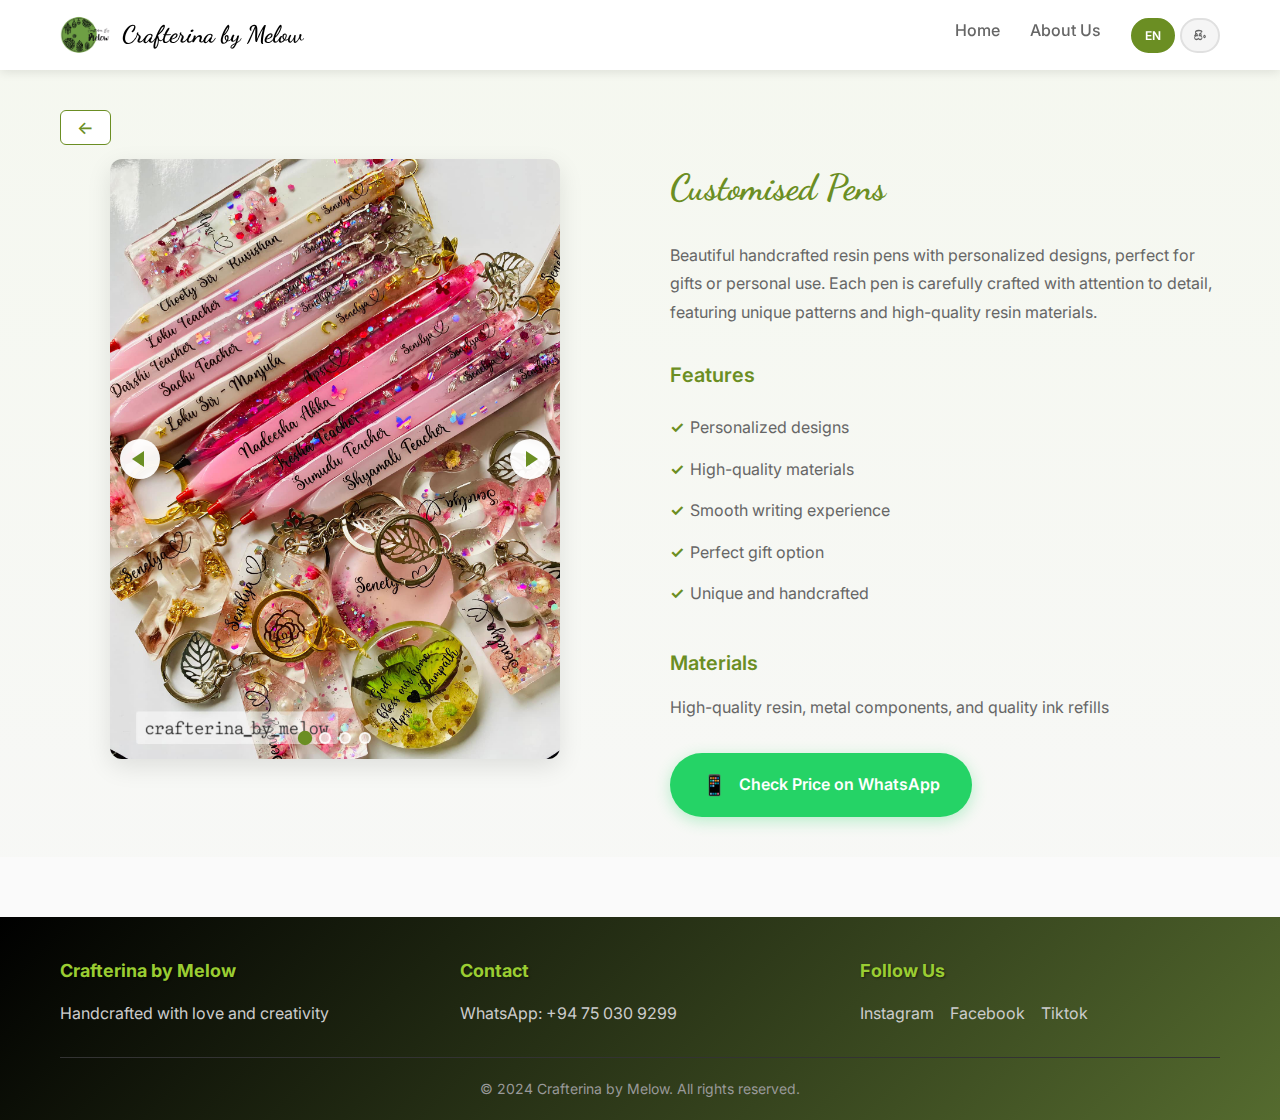
<file: item-detail.html>
<!DOCTYPE html>
<html lang="en">
<head>
    <meta charset="UTF-8">
    <meta name="viewport" content="width=device-width, initial-scale=1.0">
    <title>Product Detail - Crafterina by Melow</title>
    <link rel="stylesheet" href="styles.css">
    <link href="https://fonts.googleapis.com/css2?family=Dancing+Script:wght@400;700&family=Inter:wght@300;400;500;600&display=swap" rel="stylesheet">
    <link rel="icon" href="images/logo.png" type="image/png">
</head>
<body>
    <!-- Navigation -->
    <nav class="navbar">
        <div class="nav-container">
            <div class="nav-logo">
                <div class="logo-image">
                    <img src="images/logo.png" alt="Crafterina by Melow Logo">
                </div>
                <span class="logo-text">Crafterina by Melow</span>
            </div>
            <ul class="nav-menu">
                <li><a href="index.html" class="nav-link" data-translate="nav-home">Home</a></li>
                <li><a href="about.html" class="nav-link" data-translate="nav-about">About Us</a></li>
                <li class="language-switcher">
                    <button class="lang-btn active" onclick="switchLanguage('en')">EN</button>
                    <button class="lang-btn" onclick="switchLanguage('si')">සිං</button>
                </li>
            </ul>
        </div>
    </nav>

    <!-- Main Content -->
    <main class="main-content">
        <div class="container">
            <button id="back-btn" onclick="window.history.back()" class="back-btn">←</button>
            <div class="product-detail">
                <div class="product-images">
                    <div class="image-gallery">
                        <button class="nav-arrow prev-arrow" onclick="changeImage(-1)">‹</button>
                        <div class="main-image">
                            <img id="product-image" src="" alt="Product Image">
                        </div>
                        <button class="nav-arrow next-arrow" onclick="changeImage(1)">›</button>
                        <div class="image-indicators">
                            <span class="indicator active" onclick="goToImage(0)"></span>
                            <span class="indicator" onclick="goToImage(1)"></span>
                            <span class="indicator" onclick="goToImage(2)"></span>
                            <span class="indicator" onclick="goToImage(3)"></span>
                        </div>
                    </div>
                </div>
                
                <div class="product-info-detail">
                    <h1 id="product-title" data-translate="product-title"></h1>
                    <div class="product-description">
                        <p id="product-description" data-translate="product-description"></p>
                    </div>
                    
                    <div class="product-features">
                        <h3 data-translate="features">Features</h3>
                        <ul id="product-features">
                        </ul>
                    </div>
                    
                    <div class="product-materials">
                        <h3 data-translate="materials">Materials</h3>
                        <p id="product-materials" data-translate="product-materials"></p>
                    </div>
                    
                    <div class="product-actions">
                        <a href="https://wa.me/94750309299?text=Hi! I'm interested in this product from Crafterina by Melow. Could you please provide more details and pricing?" 
                           class="whatsapp-btn" target="_blank">
                            <span class="whatsapp-icon">📱</span>
                            <span data-translate="check-price">Check Price on WhatsApp</span>
                        </a>
                    </div>
                </div>
            </div>
        </div>
    </main>

    <!-- Footer -->
    <footer class="footer">
        <div class="container">
            <div class="footer-content">
                <div class="footer-section">
                    <h4>Crafterina by Melow</h4>
                    <p data-translate="footer-tagline">Handcrafted with love and creativity</p>
                </div>
                <div class="footer-section">
                    <h4 data-translate="footer-contact">Contact</h4>
                    <p>WhatsApp: +94 75 030 9299</p>
                </div>
                <div class="footer-section">
                    <h4 data-translate="footer-follow">Follow Us</h4>
                    <div class="social-links">
                        <a href="https://www.instagram.com/crafterina_by_melow_" class="social-link">Instagram</a>
                        <a href="https://www.facebook.com/crafterinaByMelow" class="social-link">Facebook</a>
                        <a href="https://www.tiktok.com/@crafterina_by_melow" class="social-link">Tiktok</a>
                    </div>
                </div>
            </div>
            <div class="footer-bottom">
                <p data-translate="footer-copyright">&copy; 2024 Crafterina by Melow. All rights reserved.</p>
            </div>
        </div>
    </footer>

    <script>
                 // Product data
         const products = {
             1: {
                 title: "Customised Pens",
                 images: [
                     "images/pen1.jpg",
                     "images/pen2.jpg", // You can add more pen images here
                     "images/pen3.jpg",
                     "images/pen4.jpg"
                 ],
                 description: "Beautiful handcrafted resin pens with personalized designs, perfect for gifts or personal use. Each pen is carefully crafted with attention to detail, featuring unique patterns and high-quality resin materials.",
                 features: [
                     "Personalized designs",
                     "High-quality materials",
                     "Smooth writing experience",
                     "Perfect gift option",
                     "Unique and handcrafted"
                 ],
                 materials: "High-quality resin, metal components, and quality ink refills"
             },
             2: {
                 title: "Baby Keepsakes",
                 images: [
                     "images/keepsake1.jpg",
                     "images/keepsake2.jpg", // You can add more keepsake images here
                     "images/keepsake3.jpg",
                     "images/keepsake4.jpg"
                 ],
                 description: "Precious resin keepsakes to preserve your baby's precious moments. Each piece is lovingly crafted to capture memories that will last a lifetime, perfect for parents and families.",
                 features: [
                     "Personalized baby details",
                     "High-quality preservation",
                     "Beautiful presentation",
                     "Lasting memories",
                     "Perfect baby gift"
                 ],
                 materials: "High-quality resin, archival quality preservation, and elegant frames"
             },
             3: {
                 title: "Flower Preservations",
                 images: [
                     "images/flower1.jpg",
                     "images/flower2.jpg", // You can add more flower images here
                     "images/flower3.jpg",
                     "images/flower4.jpg"
                 ],
                 description: "Beautiful resin flower preservation services to keep your special moments alive forever. Each preserved flower maintains its natural beauty and color, creating lasting memories.",
                 features: [
                     "Natural preservation process",
                     "Maintains original colors",
                     "Long-lasting beauty",
                     "Perfect for special occasions",
                     "Custom framing available"
                 ],
                 materials: "Natural flowers, high-quality resin, and archival materials"
             },
             4: {
                 title: "Name Boards",
                 images: [
                     "images/boards1.jpg",
                     "images/boards2.jpg", // You can add more board images here
                     "images/boards3.jpg",
                     "images/boards4.jpg"
                 ],
                 description: "Personalized resin name boards crafted with love and attention to detail. Perfect for children's rooms, nurseries, or as decorative pieces in any home.",
                 features: [
                     "Personalized names",
                     "Beautiful designs",
                     "Durable construction",
                     "Easy to hang",
                     "Perfect room decoration"
                 ],
                 materials: "High-quality resin, non-toxic paint, and safe hanging hardware"
             },
             5: {
                 title: "Gifts for Loving Ones",
                 images: [
                     "images/gifts1.jpg",
                     "images/gifts2.jpg", // You can add more gift images here
                     "images/gifts3.jpg",
                     "images/gifts4.jpg"
                 ],
                 description: "Thoughtful and personalized resin gifts for your loved ones. Each gift is carefully crafted to show your love and appreciation, perfect for any special occasion.",
                 features: [
                     "Personalized designs",
                     "Thoughtful gift options",
                     "High-quality craftsmanship",
                     "Perfect for any occasion",
                     "Made with love"
                 ],
                 materials: "High-quality resin, quality components, and personalized touches"
             },
             6: {
                 title: "Name Frames",
                 images: [
                     "images/frame1.jpg",
                     "images/frame2.jpg", // You can add more frame images here
                     "images/frame3.jpg",
                     "images/frame4.jpg"
                 ],
                 description: "Beautiful personalized resin name frames perfect for displaying in homes, offices, or as gifts. Each frame is crafted with attention to detail and quality resin materials.",
                 features: [
                     "Personalized names",
                     "Elegant designs",
                     "Quality construction",
                     "Ready to display",
                     "Perfect gift option"
                 ],
                 materials: "High-quality resin, premium finishes, and safe hanging hardware"
             },
             7: {
                 title: "Wedding Bulk Orders",
                 images: [
                     "images/bulk1.jpg",
                     "images/bulk2.jpg", // You can add more bulk order images here
                     "images/bulk3.jpg",
                     "images/bulk4.jpg"
                 ],
                 description: "Special bulk order resin services for weddings and large events. Perfect for wedding favors, guest gifts, or special event souvenirs with personalized touches.",
                 features: [
                     "Bulk order discounts",
                     "Wedding customization",
                     "Quality assurance",
                     "Timely delivery",
                     "Perfect for events"
                 ],
                 materials: "High-quality resin, bulk packaging, and quality control"
             },
             8: {
                 title: "Key Tags",
                 images: [
                     "images/tags1.jpg",
                     "images/tags2.jpg", // You can add more tag images here
                     "images/tags3.jpg",
                     "images/tags4.jpg"
                 ],
                 description: "Personalized resin key tags and accessories perfect for organizing and identifying your keys. Each tag is crafted with durability and style in mind.",
                 features: [
                     "Personalized designs",
                     "Durable construction",
                     "Easy to identify",
                     "Perfect for organization",
                     "Stylish and practical"
                 ],
                 materials: "High-quality resin, durable finishes, and secure attachments"
             },
             9: {
                 title: "Dog Name Tags",
                 images: [
                     "images/dog1.jpg",
                     "images/dog2.jpg", // You can add more dog tag images here
                     "images/dog3.jpg",
                     "images/dog4.jpg"
                 ],
                 description: "Personalized resin dog name tags and pet accessories crafted with love for your furry friends. Each tag is designed for durability and style.",
                 features: [
                     "Personalized pet names",
                     "Durable construction",
                     "Safe materials",
                     "Easy to read",
                     "Perfect for pets"
                 ],
                 materials: "Pet-safe resin materials, durable finishes, and secure attachments"
             },
             10: {
                 title: "Bookmarks",
                 images: [
                     "images/bookmarks1.jpg",
                     "images/bookmarks2.jpg", // You can add more bookmark images here
                     "images/bookmarks3.jpg",
                     "images/bookmarks4.jpg"
                 ],
                 description: "Beautiful handcrafted resin bookmarks perfect for book lovers and readers. Each bookmark is designed with unique patterns and quality resin materials.",
                 features: [
                     "Unique designs",
                     "Quality materials",
                     "Perfect for readers",
                     "Great gift option",
                     "Handcrafted with care"
                 ],
                 materials: "High-quality resin, decorative elements, and durable finishes"
             },
             11: {
                 title: "Necklaces",
                 images: [
                     "images/necklace1.jpg",
                     "images/necklace2.jpg", // You can add more necklace images here
                     "images/necklace3.jpg",
                     "images/necklace4.jpg"
                 ],
                 description: "Beautiful handcrafted resin necklaces and jewelry pieces perfect for any occasion. Each piece is designed with unique styles and quality resin materials.",
                 features: [
                     "Unique designs",
                     "Quality materials",
                     "Perfect for gifts",
                     "Handcrafted with care",
                     "Beautiful presentation"
                 ],
                 materials: "High-quality resin, stones, and decorative elements"
             },
             12: {
                 title: "Earrings",
                 images: [
                     "images/earings1.jpg",
                     "images/earings2.jpg", // You can add more earring images here
                     "images/earings3.jpg",
                     "images/earings4.jpg"
                 ],
                 description: "Beautiful handcrafted resin earrings perfect for any occasion. Each pair is designed with unique styles and quality resin materials for lasting beauty.",
                 features: [
                     "Unique designs",
                     "Quality materials",
                     "Perfect for gifts",
                     "Handcrafted with care",
                     "Beautiful presentation"
                 ],
                 materials: "High-quality resin, stones, and hypoallergenic materials"
             }
         };

        // Get product ID from URL
        const urlParams = new URLSearchParams(window.location.search);
        const productId = urlParams.get('id') || 1;
        const product = products[productId];
        
        // Image gallery variables
        let currentImageIndex = 0;
        let productImages = [];

        // Update page content
        if (product) {
            productImages = product.images || [product.image];
            updateProductDisplay();
        }

        function updateProductDisplay() {
            document.getElementById('product-image').src = productImages[currentImageIndex];
            document.getElementById('product-image').alt = product.title;
            document.getElementById('product-title').textContent = product.title;
            document.getElementById('product-description').textContent = product.description;
            document.getElementById('product-materials').textContent = product.materials;
            
            const featuresList = document.getElementById('product-features');
            featuresList.innerHTML = '';
            product.features.forEach(feature => {
                const li = document.createElement('li');
                li.textContent = feature;
                featuresList.appendChild(li);
            });
            
            updateImageIndicators();
            updateNavigationArrows();
        }

        function changeImage(direction) {
            currentImageIndex += direction;
            
            if (currentImageIndex < 0) {
                currentImageIndex = productImages.length - 1;
            } else if (currentImageIndex >= productImages.length) {
                currentImageIndex = 0;
            }
            
            document.getElementById('product-image').src = productImages[currentImageIndex];
            updateImageIndicators();
            updateNavigationArrows();
        }

        function goToImage(index) {
            if (index >= 0 && index < productImages.length) {
                currentImageIndex = index;
                document.getElementById('product-image').src = productImages[currentImageIndex];
                updateImageIndicators();
                updateNavigationArrows();
            }
        }

        function updateImageIndicators() {
            const indicators = document.querySelectorAll('.indicator');
            indicators.forEach((indicator, index) => {
                if (index < productImages.length) {
                    indicator.style.display = 'inline-block';
                    if (index === currentImageIndex) {
                        indicator.classList.add('active');
                    } else {
                        indicator.classList.remove('active');
                    }
                } else {
                    indicator.style.display = 'none';
                }
            });
        }

        function updateNavigationArrows() {
            const prevArrow = document.querySelector('.prev-arrow');
            const nextArrow = document.querySelector('.next-arrow');
            
            // Always show arrows for better UX, even with single image
            if (prevArrow && nextArrow) {
                prevArrow.style.display = 'block';
                nextArrow.style.display = 'block';
                
                // Add visual feedback for single image
                if (productImages.length <= 1) {
                    prevArrow.style.opacity = '0.5';
                    nextArrow.style.opacity = '0.5';
                } else {
                    prevArrow.style.opacity = '1';
                    nextArrow.style.opacity = '1';
                }
            }
        }

        // Language translations
        const translations = {
            en: {
                // Navigation
                'nav-home': 'Home',
                'nav-about': 'About Us',
                // Product detail
                'features': 'Features',
                'materials': 'Materials',
                'check-price': 'Check Price on WhatsApp',
                // Footer
                'footer-tagline': 'Handcrafted with love and creativity',
                'footer-contact': 'Contact',
                'footer-follow': 'Follow Us',
                'footer-copyright': '© 2024 Crafterina by Melow. All rights reserved.',
                // Product titles
                'product-title': product ? product.title : '',
                'product-description': product ? product.description : '',
                'product-materials': product ? product.materials : ''
            },
            si: {
                // Navigation
                'nav-home': 'මුල් පිටුව',
                'nav-about': 'අප ගැන',
                // Product detail
                'features': 'විශේෂාංග',
                'materials': 'භාවිතා කරන ද්‍රව්‍ය',
                'check-price': 'WhatsApp හරහා මිල පරීක්ෂා කරන්න',
                // Footer
                'footer-tagline': 'ආදරයෙන් සහ නිර්මාණශීලී භාවයෙන් සාදන ලද',
                'footer-contact': 'සම්බන්ධ වන්න',
                'footer-follow': 'අපව අනුගමනය කරන්න',
                'footer-copyright': '© 2024 Crafterina by Melow. සියලුම අයිතිවාසිකම් ඇවිරිණි.',
                // Product titles
                'product-title': product ? getSinhalaTitle(product.title) : '',
                'product-description': product ? getSinhalaDescription(product.title) : '',
                'product-materials': product ? getSinhalaMaterials(product.title) : ''
            }
        };

        // Current language - get from localStorage or default to English
        let currentLang = localStorage.getItem('selectedLanguage') || 'en';

        // Function to switch language
        function switchLanguage(lang) {
            currentLang = lang;
            
            // Save language preference to localStorage
            localStorage.setItem('selectedLanguage', lang);
            
            document.querySelectorAll('.lang-btn').forEach(btn => {
                btn.classList.remove('active');
            });
            event.target.classList.add('active');
            updateContent();
        }

        // Function to update content
        function updateContent() {
            const elements = document.querySelectorAll('[data-translate]');
            elements.forEach(element => {
                const key = element.getAttribute('data-translate');
                if (translations[currentLang][key]) {
                    element.textContent = translations[currentLang][key];
                }
            });
        }

        // Helper functions for Sinhala translations
        function getSinhalaTitle(title) {
            const titleMap = {
                'Customised Pens': 'පෑන්',
                'Baby Keepsakes': 'ළදරු මතක සටහන්',
                'Flower Preservations': 'මල් සංරක්ෂණ',
                'Name Boards': 'නම පුවරු',
                'Gifts for Loving Ones': 'ආදරණීය අය සඳහා තෑගි',
                'Name Frames': 'නම රාමු',
                'Wedding Bulk Orders': 'විවාහ තෑගි',
                'Key Tags': 'යතුරු ටැග්',
                'Dog Name Tags': 'බල්ලාගේ නම ටැග්',
                'Bookmarks': 'පොත් ලකුණු',
                'Necklaces': 'මාල',
                 'Earrings': 'කණවැන්'
            };
            return titleMap[title] || title;
        }

        function getSinhalaDescription(title) {
            const descriptionMap = {
                'Customised Pens': 'ඔබේ ආශාවන්ට අනුව සාදන ලද රෙසින් පෑන, තෑගි සඳහා හෝ පෞද්ගලික භාවිතය සඳහා පරිපූර්ණයි. සෑම පෑනක්ම සැලකිල්ලෙන් සාදන ලද අතර, අද්විතීය රටා සහ උසස් තත්ත්වයේ රෙසින් ද්‍රව්‍ය භාවිතා කරයි.',
                'Baby Keepsakes': 'ඔබේ ළදරුවාගේ මතක සටහන් සංරක්ෂණය කිරීම සඳහා වටිනා රෙසින් මතක සටහන්. සෑම කෑල්ලක්ම ආදරයෙන් සාදන ලද අතර, ජීවිත කාලයක් පවතින මතක සටහන් ගබඩා කරයි.',
                'Flower Preservations': 'ඔබේ විශේෂ මොහොතුන් සදහටම ජීවතුන් අතර තබා ගැනීම සඳහා රෙසින් මල් සංරක්ෂණ සේවා. සෑම සංරක්ෂිත මලක්ම එහි ස්වභාවික අලංකාරය සහ වර්ණය පවත්වා ගනියි.',
                'Name Boards': 'ආදරයෙන් සහ සැලකිල්ලෙන් සාදන ලද රෙසින් නම පුවරු. ළදරු කාමර, ළදරු නිවාස, හෝ ඕනෑම නිවසක ආලංකාරික කෑල්ලක් ලෙස පරිපූර්ණයි.',
                'Gifts for Loving Ones': 'ඔබේ ආදරණීය අය සඳහා සිතුවිලි සහිත රෙසින් තෑගි. සෑම තෑග්ගක්ම ඔබේ ආදරය සහ ඇගයීම පෙන්වීම සඳහා සැලකිල්ලෙන් සාදන ලද අතර, ඕනෑම විශේෂ අවස්ථාවක් සඳහා පරිපූර්ණයි.',
                'Name Frames': 'නිවස්, කාර්යාල, හෝ තෑගි ලෙස පෙන්වීම සඳහා පරිපූර්ණ රෙසින් නම රාමු. සෑම රාමුවක්ම සැලකිල්ලෙන් සහ උසස් තත්ත්වයේ රෙසින් ද්‍රව්‍ය සමඟ සාදන ලද අතර.',
                'Wedding Bulk Orders': 'විවාහ සහ විශාල උත්සව සඳහා විශේෂ රෙසින් තෑගි සේවා. විවාහ තෑගි, ආගන්තුක තෑගි, හෝ විශේෂ උත්සව සිහිකැඳුම් සඳහා පරිපූර්ණයි.',
                'Key Tags': 'ඔබේ යතුරු සංවිධානය කිරීම සහ හඳුනා ගැනීම සඳහා පරිපූර්ණ රෙසින් යතුරු ටැග්. සෑම ටැග් එකක්ම තදකම සහ ශෛලිය සඳහා සාදන ලද අතර.',
                'Dog Name Tags': 'ඔබේ සතුන් සඳහා ආදරයෙන් සාදන ලද රෙසින් බල්ලාගේ නම ටැග්. සෑම ටැග් එකක්ම තදකම සහ ශෛලිය සඳහා සැලසුම් කර ඇත.',
                'Bookmarks': 'පොත් කියවන්නන් සහ කියවන්නන් සඳහා පරිපූර්ණ රෙසින් පොත් ලකුණු. සෑම පොත් ලකුණක්ම අද්විතීය රටා සහ උසස් තත්ත්වයේ රෙසින් ද්‍රව්‍ය සමඟ සැලසුම් කර ඇත.',
                'Necklaces': 'ඕනෑම අවස්ථාවක් සඳහා පරිපූර්ණ රෙසින් මාල සහ ආභරණ. සෑම කෑල්ලක්ම අද්විතීය ශෛලි සහ උසස් තත්ත්වයේ රෙසින් ද්‍රව්‍ය සමඟ සැලසුම් කර ඇත.',
                'Earrings': 'ඕනෑම අවස්ථාවක් සඳහා පරිපූර්ණ රෙසින් කණවැන්. සෑම යුගලයක්ම අද්විතීය ශෛලි සහ උසස් තත්ත්වයේ රෙසින් ද්‍රව්‍ය සමඟ සැලසුම් කර ඇත.'
            };
            return descriptionMap[title] || title;
        }

        function getSinhalaMaterials(title) {
            const materialsMap = {
                'Customised Pens': 'උසස් තත්ත්වයේ රෙසින්, ලෝහ සංරචක, සහ උසස් තත්ත්වයේ තීන්ත පුරවන',
                'Baby Keepsakes': 'උසස් තත්ත්වයේ රෙසින්, ගොනු තත්ත්වයේ සංරක්ෂණ, සහ ආලංකාරික රාමු',
                'Flower Preservations': 'ස්වභාවික මල්, උසස් තත්ත්වයේ රෙසින්, සහ ගොනු ද්‍රව්‍ය',
                'Name Boards': 'උසස් තත්ත්වයේ රෙසින්, විෂ නොවන තීන්ත, සහ ආරක්ෂිත එල්ලීමේ උපකරණ',
                'Gifts for Loving Ones': 'උසස් තත්ත්වයේ රෙසින්, උසස් තත්ත්වයේ සංරචක, සහ පෞද්ගලික ස්පර්ශ',
                'Name Frames': 'උසස් තත්ත්වයේ රෙසින්, උසස් තත්ත්වයේ අවසන් කිරීම්, සහ ආරක්ෂිත එල්ලීමේ උපකරණ',
                'Wedding Bulk Orders': 'උසස් තත්ත්වයේ රෙසින්, තෑගි ඇසුරුම්, සහ උසස් තත්ත්වයේ පාලනය',
                'Key Tags': 'උසස් තත්ත්වයේ රෙසින්, තද අවසන් කිරීම්, සහ ආරක්ෂිත ඇමුණුම්',
                'Dog Name Tags': 'සතුන් සඳහා ආරක්ෂිත රෙසින් ද්‍රව්‍ය, තද අවසන් කිරීම්, සහ ආරක්ෂිත ඇමුණුම්',
                'Bookmarks': 'උසස් තත්ත්වයේ රෙසින්, ආලංකාරික සංරචක, සහ තද අවසන් කිරීම්',
                'Necklaces': 'උසස් තත්ත්වයේ රෙසින්, ගල්, සහ ආලංකාරික සංරචක',
                'Earrings': 'උසස් තත්ත්වයේ රෙසින්, ගල්, සහ අධි-ඇලර්ජික ද්‍රව්‍ය'
            };
            return materialsMap[title] || title;
        }

        // Initialize gallery on page load
        document.addEventListener('DOMContentLoaded', function() {
            if (product) {
                updateProductDisplay();
                console.log('Gallery initialized with', productImages.length, 'images');
            }
        });

        // Fallback initialization
        window.addEventListener('load', function() {
            if (product && productImages.length > 0) {
                updateProductDisplay();
                console.log('Fallback gallery initialization');
            }
        });

        // Ensure arrows are visible
        setTimeout(function() {
            const prevArrow = document.querySelector('.prev-arrow');
            const nextArrow = document.querySelector('.next-arrow');
            if (prevArrow && nextArrow) {
                prevArrow.style.display = 'block';
                nextArrow.style.display = 'block';
                prevArrow.style.opacity = '1';
                nextArrow.style.opacity = '1';
            }
        }, 1000);

        // Initialize with saved language preference
        document.addEventListener('DOMContentLoaded', function() {
            // Set the correct button as active based on saved language
            document.querySelectorAll('.lang-btn').forEach(btn => {
                btn.classList.remove('active');
            });
            const activeButton = document.querySelector(`.lang-btn[onclick="switchLanguage('${currentLang}')"]`);
            if (activeButton) {
                activeButton.classList.add('active');
            }
            updateContent();
        });

        function updateBackButton() {
            const backBtn = document.getElementById('back-btn');
            backBtn.textContent = '←';
        }
    </script>
</body>
</html>
</file>
<file: styles.css>
/* Reset and Base Styles */
* {
    margin: 0;
    padding: 0;
    box-sizing: border-box;
}

body {
    font-family: 'Inter', sans-serif;
    line-height: 1.6;
    color: #333;
    background-color: #fafafa;
}

.container {
    max-width: 1200px;
    margin: 0 auto;
    padding: 0 20px;
}

/* Color Variables - Based on Logo */
:root {
    --primary-green: #6b8e23; /* Muted earthy green from logo */
    --dark-green: #556b2f;
    --light-green: #9acd32;
    --black: #000000;
    --white: #ffffff;
    --light-gray: #f5f5f5;
    --gray: #666666;
    --border-color: #e0e0e0;
}

/* Navigation */
.navbar {
    background-color: var(--white);
    box-shadow: 0 2px 10px rgba(0, 0, 0, 0.1);
    position: sticky;
    top: 0;
    z-index: 1000;
}

.nav-container {
    max-width: 1200px;
    margin: 0 auto;
    padding: 0 20px;
    display: flex;
    justify-content: space-between;
    align-items: center;
    height: 70px;
}

.nav-logo {
    display: flex;
    align-items: center;
    gap: 12px;
}

.logo-image {
    width: 50px;
    height: 50px;
    display: flex;
    align-items: center;
    justify-content: center;
    overflow: hidden;
}

.logo-image img {
    width: 100%;
    height: 100%;
    object-fit: contain;
}

.logo-text {
    font-family: 'Dancing Script', cursive;
    font-size: 24px;
    font-weight: 700;
    color: var(--black);
}

.nav-menu {
    display: flex;
    list-style: none;
    gap: 30px;
}

.nav-link {
    text-decoration: none;
    color: var(--gray);
    font-weight: 500;
    transition: color 0.3s ease;
    position: relative;
}

.nav-link:hover,
.nav-link.active {
    color: var(--primary-green);
}

.nav-link.active::after {
    content: '';
    position: absolute;
    bottom: -5px;
    left: 0;
    width: 100%;
    height: 2px;
    background-color: var(--primary-green);
}

/* Language Switcher */
.language-switcher {
    display: flex;
    gap: 5px;
    align-items: center;
}

.lang-btn {
    background: var(--light-gray);
    border: 2px solid var(--border-color);
    color: var(--gray);
    padding: 8px 12px;
    border-radius: 20px;
    font-size: 12px;
    font-weight: 600;
    cursor: pointer;
    transition: all 0.3s ease;
    font-family: 'Inter', sans-serif;
}

.lang-btn:hover {
    background: var(--primary-green);
    color: var(--white);
    border-color: var(--primary-green);
}

.lang-btn.active {
    background: var(--primary-green);
    color: var(--white);
    border-color: var(--primary-green);
}

/* Main Content */
.main-content {
    min-height: calc(100vh - 140px);
    padding: 40px 0;
    background: linear-gradient(180deg, rgba(154, 205, 50, 0.05) 0%, rgba(107, 142, 35, 0.02) 100%);
}

/* Hero Section */
.hero {
    text-align: center;
    margin-bottom: 60px;
    padding: 80px 0;
    background: linear-gradient(135deg, rgba(154, 205, 50, 0.85) 0%, rgba(107, 142, 35, 0.85) 100%), url('images/hero.png');
    background-size: cover;
    background-position: center;
    background-repeat: no-repeat;
    border-radius: 20px;
    margin: 0 20px 60px 20px;
    color: var(--white);
    position: relative;
    overflow: hidden;
}

.hero::before {
    content: '';
    position: absolute;
    top: 0;
    left: 0;
    right: 0;
    bottom: 0;
    background: rgba(0, 0, 0, 0.2);
    z-index: 1;
}

.hero h1 {
    font-family: 'Dancing Script', cursive;
    font-size: 48px;
    color: var(--white);
    margin-bottom: 16px;
    text-shadow: 3px 3px 6px rgba(0, 0, 0, 0.7);
    position: relative;
    z-index: 2;
}

.hero p {
    font-size: 18px;
    color: var(--white);
    max-width: 600px;
    margin: 0 auto;
    opacity: 0.95;
    text-shadow: 2px 2px 4px rgba(0, 0, 0, 0.7);
    position: relative;
    z-index: 2;
}

/* Products Grid */
.products-grid {
    display: grid;
    grid-template-columns: repeat(auto-fit, minmax(350px, 1fr));
    gap: 30px;
    margin-bottom: 60px;
}

.product-card {
    background: var(--white);
    border-radius: 12px;
    overflow: hidden;
    box-shadow: 0 4px 20px rgba(0, 0, 0, 0.08);
    transition: transform 0.3s ease, box-shadow 0.3s ease;
    cursor: pointer;
    border: 2px solid transparent;
}

.product-card:hover {
    transform: translateY(-5px);
    box-shadow: 0 8px 30px rgba(107, 142, 35, 0.2);
    border-color: var(--primary-green);
}

.product-image {
    height: 250px;
    overflow: hidden;
}

.product-image img {
    width: 100%;
    height: 100%;
    object-fit: cover;
    transition: transform 0.3s ease;
}

.product-card:hover .product-image img {
    transform: scale(1.05);
}

.product-info {
    padding: 24px;
}

.product-info h3 {
    font-size: 20px;
    color: var(--primary-green);
    margin-bottom: 12px;
    font-weight: 600;
}

.product-info p {
    color: var(--gray);
    line-height: 1.6;
}

/* Product Detail Page */
.product-detail {
    display: grid;
    grid-template-columns: 1fr 1fr;
    gap: 60px;
    align-items: start;
}

.product-images {
    position: relative;
    max-width: 500px;
    margin: 0 auto;
}

.image-gallery {
    position: relative;
    display: flex;
    align-items: center;
    justify-content: center;
}

.main-image {
    position: relative;
    width: 100%;
    height: 600px;
    overflow: hidden;
    border-radius: 12px;
    box-shadow: 0 8px 25px rgba(0, 0, 0, 0.1);
}

.main-image img {
    width: 100%;
    height: 100%;
    object-fit: cover;
    transition: transform 0.3s ease;
    display: block;
}

.nav-arrow {
    position: absolute;
    top: 50%;
    transform: translateY(-50%);
    background: rgba(255, 255, 255, 0.95);
    border: none;
    width: 40px;
    height: 40px;
    border-radius: 50%;
    font-size: 24px;
    color: var(--primary-green);
    cursor: pointer;
    z-index: 10;
    transition: all 0.3s ease;
    box-shadow: 0 2px 10px rgba(0, 0, 0, 0.2);
    display: block !important;
    opacity: 1 !important;
}

.nav-arrow:hover {
    background: var(--primary-green);
    color: var(--white);
    transform: translateY(-50%) scale(1.1);
    box-shadow: 0 4px 15px rgba(107, 142, 35, 0.3);
}

.prev-arrow {
    left: 10px;
}

.next-arrow {
    right: 10px;
}

/* Fallback for hosted environments */
.nav-arrow:before {
    content: '';
    position: absolute;
    top: 50%;
    left: 50%;
    transform: translate(-50%, -50%);
    width: 0;
    height: 0;
    border-style: solid;
}

.prev-arrow:before {
    border-width: 8px 12px 8px 0;
    border-color: transparent var(--primary-green) transparent transparent;
    margin-left: -2px;
}

.next-arrow:before {
    border-width: 8px 0 8px 12px;
    border-color: transparent transparent transparent var(--primary-green);
    margin-left: 2px;
}

.nav-arrow:hover:before {
    border-color: transparent var(--white) transparent transparent;
}

.next-arrow:hover:before {
    border-color: transparent transparent transparent var(--white);
}

.image-indicators {
    position: absolute;
    bottom: 15px;
    left: 50%;
    transform: translateX(-50%);
    display: flex;
    gap: 8px;
    z-index: 10;
}

.indicator {
    width: 12px;
    height: 12px;
    border-radius: 50%;
    background: rgba(255, 255, 255, 0.6);
    cursor: pointer;
    transition: all 0.3s ease;
    border: 2px solid rgba(255, 255, 255, 0.8);
}

.indicator:hover {
    background: rgba(255, 255, 255, 0.8);
    transform: scale(1.2);
}

.indicator.active {
    background: var(--primary-green);
    border-color: var(--primary-green);
    transform: scale(1.2);
}

.product-info-detail h1 {
    font-family: 'Dancing Script', cursive;
    font-size: 36px;
    color: var(--primary-green);
    margin-bottom: 24px;
}

.product-description {
    margin-bottom: 32px;
}

.product-description p {
    font-size: 16px;
    line-height: 1.8;
    color: var(--gray);
}

.product-features,
.product-materials {
    margin-bottom: 32px;
}

.product-features h3,
.product-materials h3 {
    font-size: 20px;
    color: var(--primary-green);
    margin-bottom: 16px;
    font-weight: 600;
}

.product-features ul {
    list-style: none;
}

.product-features li {
    padding: 8px 0;
    color: var(--gray);
    position: relative;
    padding-left: 20px;
}

.product-features li::before {
    content: '✓';
    position: absolute;
    left: 0;
    color: var(--primary-green);
    font-weight: bold;
}

.product-materials p {
    color: var(--gray);
    line-height: 1.6;
}

/* WhatsApp Button */
.whatsapp-btn {
    display: inline-flex;
    align-items: center;
    gap: 12px;
    background-color: #25d366;
    color: var(--white);
    padding: 16px 32px;
    border-radius: 50px;
    text-decoration: none;
    font-weight: 600;
    font-size: 16px;
    transition: all 0.3s ease;
    box-shadow: 0 4px 15px rgba(37, 211, 102, 0.3);
}

.whatsapp-btn:hover {
    background-color: #128c7e;
    transform: translateY(-2px);
    box-shadow: 0 6px 20px rgba(37, 211, 102, 0.4);
}

.whatsapp-icon {
    font-size: 20px;
}

/* About Page */
.about-section {
    max-width: 800px;
    margin: 0 auto;
}

.about-header {
    text-align: center;
    margin-bottom: 60px;
}

.about-header h1 {
    font-family: 'Dancing Script', cursive;
    font-size: 48px;
    color: var(--primary-green);
    margin-bottom: 16px;
}

.subtitle {
    font-size: 18px;
    color: var(--gray);
}

.about-content > div {
    margin-bottom: 60px;
}

.about-content h2 {
    color: var(--primary-green);
    margin-bottom: 24px;
    font-size: 28px;
    text-align: center;
}

.about-content p {
    color: var(--gray);
    line-height: 1.8;
    margin-bottom: 20px;
}

/* Founder Section */
.about-founder {
    display: grid;
    grid-template-columns: 1fr 2fr;
    gap: 40px;
    align-items: center;
    background: linear-gradient(135deg, rgba(154, 205, 50, 0.05) 0%, rgba(107, 142, 35, 0.02) 100%);
    padding: 40px;
    border-radius: 20px;
    margin-bottom: 60px;
}

.founder-image {
    text-align: center;
}

.founder-image img {
    width: 200px;
    height: 200px;
    border-radius: 50%;
    object-fit: cover;
    border: 4px solid var(--primary-green);
    box-shadow: 0 8px 25px rgba(107, 142, 35, 0.3);
    transition: transform 0.3s ease;
    max-width: 100%;
    height: auto;
    aspect-ratio: 1;
}

.founder-image img:hover {
    transform: scale(1.05);
}

.founder-story h2 {
    color: var(--primary-green);
    margin-bottom: 20px;
    font-size: 24px;
    text-align: left;
}

.founder-story p {
    color: var(--gray);
    line-height: 1.8;
    margin-bottom: 16px;
}

/* Services Section */
.about-services {
    margin-bottom: 60px;
}

.services-grid {
    display: grid;
    grid-template-columns: repeat(auto-fit, minmax(300px, 1fr));
    gap: 30px;
    margin-top: 30px;
}

.service-item {
    background: var(--white);
    padding: 30px;
    border-radius: 12px;
    box-shadow: 0 4px 20px rgba(0, 0, 0, 0.08);
    text-align: center;
    border: 2px solid var(--light-green);
    transition: transform 0.3s ease;
}

.service-item h3 {
    color: var(--primary-green);
    margin-bottom: 16px;
    font-size: 20px;
}

.service-item p {
    color: var(--gray);
    line-height: 1.6;
}

.service-item:hover {
    transform: translateY(-5px);
    border-color: var(--primary-green);
    box-shadow: 0 8px 25px rgba(107, 142, 35, 0.15);
}

.values-grid {
    display: grid;
    grid-template-columns: repeat(auto-fit, minmax(250px, 1fr));
    gap: 30px;
    margin-top: 30px;
}

.value-item {
    background: var(--white);
    padding: 30px;
    border-radius: 12px;
    box-shadow: 0 4px 20px rgba(0, 0, 0, 0.08);
    text-align: center;
    border: 2px solid var(--light-green);
    transition: transform 0.3s ease;
}

.value-item h3 {
    color: var(--primary-green);
    margin-bottom: 16px;
    font-size: 20px;
}

.value-item:hover {
    transform: translateY(-5px);
    border-color: var(--primary-green);
}

.about-process ul {
    list-style: none;
    margin-top: 20px;
}

.about-process li {
    padding: 12px 0;
    border-bottom: 1px solid var(--border-color);
    color: var(--gray);
    position: relative;
    padding-left: 20px;
}

.about-process li::before {
    content: '🌿';
    position: absolute;
    left: 0;
    color: var(--primary-green);
    font-size: 14px;
}

.about-process li:last-child {
    border-bottom: none;
}

.contact-info {
    display: grid;
    grid-template-columns: repeat(auto-fit, minmax(250px, 1fr));
    gap: 30px;
    margin-top: 30px;
}

.contact-item {
    background: var(--white);
    padding: 30px;
    border-radius: 12px;
    box-shadow: 0 4px 20px rgba(0, 0, 0, 0.08);
    text-align: center;
    border: 2px solid var(--light-green);
    transition: transform 0.3s ease;
}

.contact-item:hover {
    transform: translateY(-5px);
    border-color: var(--primary-green);
}

.contact-item h3 {
    color: var(--primary-green);
    margin-bottom: 16px;
}

.contact-btn {
    display: inline-block;
    background: linear-gradient(135deg, var(--primary-green) 0%, var(--dark-green) 100%);
    color: var(--white);
    padding: 12px 24px;
    border-radius: 50px;
    text-decoration: none;
    font-weight: 600;
    margin-top: 16px;
    transition: all 0.3s ease;
    box-shadow: 0 4px 15px rgba(107, 142, 35, 0.3);
}

.contact-btn:hover {
    background: linear-gradient(135deg, var(--dark-green) 0%, var(--primary-green) 100%);
    transform: translateY(-2px);
    box-shadow: 0 6px 20px rgba(107, 142, 35, 0.4);
}

.social-buttons {
    display: flex;
    gap: 12px;
    justify-content: center;
    margin-top: 16px;
}

.social-btn {
    background: linear-gradient(135deg, var(--light-green) 0%, var(--primary-green) 100%);
    color: var(--white);
    padding: 8px 16px;
    border-radius: 20px;
    text-decoration: none;
    font-size: 14px;
    transition: all 0.3s ease;
    box-shadow: 0 2px 10px rgba(107, 142, 35, 0.2);
}

.social-btn:hover {
    background: linear-gradient(135deg, var(--primary-green) 0%, var(--dark-green) 100%);
    transform: translateY(-2px);
    box-shadow: 0 4px 15px rgba(107, 142, 35, 0.3);
}

/* Footer */
.footer {
    background: linear-gradient(135deg, var(--black) 0%, var(--dark-green) 100%);
    color: var(--white);
    padding: 40px 0 20px;
    margin-top: 60px;
}

.footer-content {
    display: grid;
    grid-template-columns: repeat(auto-fit, minmax(250px, 1fr));
    gap: 40px;
    margin-bottom: 30px;
}

.footer-section h4 {
    color: var(--light-green);
    margin-bottom: 16px;
    font-size: 18px;
    text-shadow: 1px 1px 2px rgba(0, 0, 0, 0.5);
}

.footer-section p {
    color: #ccc;
    line-height: 1.6;
}

.social-links {
    display: flex;
    gap: 16px;
}

.social-link {
    color: #ccc;
    text-decoration: none;
    transition: color 0.3s ease;
}

.social-link:hover {
    color: var(--light-green);
    text-shadow: 0 0 8px rgba(154, 205, 50, 0.6);
}

.footer-bottom {
    border-top: 1px solid #333;
    padding-top: 20px;
    text-align: center;
}

.footer-bottom p {
    color: #999;
    font-size: 14px;
}

/* Responsive Design */
@media (max-width: 768px) {
    .nav-container {
        flex-direction: column;
        height: auto;
        padding: 15px 20px;
        gap: 15px;
    }
    
    .nav-logo {
        justify-content: center;
    }
    
    .nav-menu {
        gap: 15px;
        flex-wrap: wrap;
        justify-content: center;
    }
    
    .nav-link {
        font-size: 14px;
        padding: 8px 12px;
    }
    
    .language-switcher {
        gap: 3px;
    }
    
    .lang-btn {
        padding: 6px 10px;
        font-size: 11px;
    }
    
    .hero {
        margin: 0 10px 40px 10px;
        padding: 60px 20px;
    }
    
    .hero h1 {
        font-size: 32px;
        margin-bottom: 12px;
    }
    
    .hero p {
        font-size: 16px;
        padding: 0 20px;
    }
    
    .products-grid {
        grid-template-columns: 1fr;
        gap: 25px;
        padding: 0 10px;
    }
    
    .product-card {
        margin: 0;
    }
    
    .product-detail {
        grid-template-columns: 1fr;
        gap: 30px;
        padding: 0 15px;
    }
    
    .product-images {
        position: static;
    }
    
    .main-image img {
        max-height: 300px;
        width: 100%;
        object-fit: cover;
    }
    
    .product-info-detail h1 {
        font-size: 24px;
        margin-bottom: 15px;
    }
    
    .product-description p {
        font-size: 15px;
        line-height: 1.6;
    }
    
    .product-features h3,
    .product-materials h3 {
        font-size: 18px;
        margin-bottom: 12px;
    }
    
    .product-features ul {
        padding-left: 20px;
    }
    
    .product-features li {
        font-size: 14px;
        margin-bottom: 8px;
    }
    
    .whatsapp-btn {
        padding: 12px 20px;
        font-size: 14px;
        width: 100%;
        justify-content: center;
    }
    
    .back-btn {
        padding: 8px 14px;
        font-size: 1rem;
        margin-bottom: 20px;
    }
    
    .about-header h1 {
        font-size: 32px;
        padding: 0 20px;
    }
    
    .subtitle {
        font-size: 16px;
        padding: 0 20px;
    }
    
    .about-content h2 {
        font-size: 24px;
        margin-bottom: 20px;
        padding: 0 15px;
    }
    
    .about-content p {
        font-size: 15px;
        line-height: 1.7;
        padding: 0 15px;
    }
    
    .about-founder {
        grid-template-columns: 1fr;
        text-align: center;
        padding: 20px;
        gap: 25px;
    }
    
    .founder-image {
        width: 200px;
        height: 200px;
        margin: 0 auto;
        display: flex;
        justify-content: center;
        align-items: center;
    }
    
    .founder-image img {
        width: 180px;
        height: 180px;
        border: 3px solid var(--primary-green);
        box-shadow: 0 4px 15px rgba(107, 142, 35, 0.2);
    }
    
    .founder-story h2 {
        text-align: center;
        font-size: 22px;
    }
    
    .founder-story p {
        font-size: 15px;
        line-height: 1.7;
        text-align: left;
    }
    
    .about-story,
    .about-mission,
    .about-values,
    .about-process,
    .about-services,
    .about-contact {
        padding: 0 15px;
        margin-bottom: 40px;
    }
    
    .about-process ul {
        padding-left: 20px;
        margin-top: 15px;
    }
    
    .about-process li {
        font-size: 14px;
        line-height: 1.6;
        margin-bottom: 12px;
    }
    
    .about-process strong {
        color: var(--primary-green);
    }
    
    .services-grid {
        grid-template-columns: 1fr;
        gap: 20px;
        padding: 0 15px;
    }
    
    .service-item {
        padding: 20px;
    }
    
    .service-item h3 {
        font-size: 16px;
    }
    
    .service-item p {
        font-size: 13px;
    }
    
    .values-grid {
        grid-template-columns: 1fr;
        gap: 20px;
        padding: 0 15px;
    }
    
    .value-item {
        padding: 20px;
    }
    
    .value-item h3 {
        font-size: 16px;
    }
    
    .value-item p {
        font-size: 13px;
    }
    
    .contact-info {
        grid-template-columns: 1fr;
        gap: 25px;
        padding: 0 15px;
    }
    
    .contact-item {
        padding: 20px;
    }
    
    .contact-item h3 {
        font-size: 16px;
    }
    
    .contact-item p {
        font-size: 14px;
    }
    
    .contact-btn {
        padding: 10px 18px;
        font-size: 14px;
    }
    
    .social-buttons {
        gap: 10px;
    }
    
    .social-btn {
        padding: 8px 16px;
        font-size: 13px;
    }
    
    .footer-content {
        grid-template-columns: 1fr;
        text-align: center;
        gap: 25px;
        padding: 0 20px;
    }
    
    .footer-section h4 {
        font-size: 18px;
        margin-bottom: 12px;
    }
    
    .footer-section p {
        font-size: 14px;
    }
    
    .social-links {
        gap: 15px;
        justify-content: center;
    }
    
    .social-link {
        font-size: 13px;
    }
}

@media (max-width: 480px) {
    .container {
        padding: 0 10px;
    }
    
    .nav-container {
        padding: 10px 15px;
    }
    
    .nav-logo {
        gap: 8px;
    }
    
    .logo-image {
        width: 40px;
        height: 40px;
    }
    
    .logo-text {
        font-size: 20px;
    }
    
    .nav-menu {
        gap: 10px;
    }
    
    .nav-link {
        font-size: 13px;
        padding: 6px 10px;
    }
    
    .hero {
        margin: 0 5px 30px 5px;
        padding: 40px 15px;
    }
    
    .hero h1 {
        font-size: 26px;
        margin-bottom: 10px;
    }
    
    .hero p {
        font-size: 14px;
        padding: 0 10px;
    }
    
    .products-grid {
        gap: 20px;
        padding: 0 5px;
    }
    
    .product-card {
        border-radius: 12px;
    }
    
    .product-info {
        padding: 15px;
    }
    
    .product-info h3 {
        font-size: 16px;
        margin-bottom: 8px;
    }
    
    .product-info p {
        font-size: 13px;
    }
    
    .product-detail {
        gap: 25px;
        padding: 0 10px;
    }
    
    .main-image img {
        max-height: 250px;
    }
    
    .product-info-detail h1 {
        font-size: 22px;
        margin-bottom: 12px;
    }
    
    .product-description p {
        font-size: 14px;
    }
    
    .product-features h3,
    .product-materials h3 {
        font-size: 16px;
        margin-bottom: 10px;
    }
    
    .product-features li {
        font-size: 13px;
        margin-bottom: 6px;
    }
    
    .whatsapp-btn {
        padding: 10px 16px;
        font-size: 13px;
    }
    
    .back-btn {
        padding: 6px 12px;
        font-size: 0.9rem;
        margin-bottom: 15px;
    }
    
    .about-header h1 {
        font-size: 26px;
        padding: 0 15px;
    }
    
    .subtitle {
        font-size: 14px;
        padding: 0 15px;
    }
    
    .about-content h2 {
        font-size: 22px;
        margin-bottom: 15px;
        padding: 0 10px;
    }
    
    .about-content p {
        font-size: 14px;
        padding: 0 10px;
    }
    
    .about-founder {
        padding: 15px;
        gap: 20px;
    }
    
    .founder-image {
        width: 150px;
        height: 150px;
    }
    
    .founder-image img {
        width: 140px;
        height: 140px;
        border: 2px solid var(--primary-green);
        box-shadow: 0 2px 10px rgba(107, 142, 35, 0.15);
    }
    
    .founder-story h2 {
        font-size: 20px;
    }
    
    .founder-story p {
        font-size: 14px;
    }
    
    .about-story,
    .about-mission,
    .about-values,
    .about-process,
    .about-services,
    .about-contact {
        padding: 0 10px;
        margin-bottom: 30px;
    }
    
    .about-process ul {
        padding-left: 15px;
        margin-top: 12px;
    }
    
    .about-process li {
        font-size: 13px;
        margin-bottom: 10px;
    }
    
    .services-grid {
        gap: 15px;
        padding: 0 10px;
    }
    
    .service-item {
        padding: 15px;
    }
    
    .service-item h3 {
        font-size: 16px;
    }
    
    .service-item p {
        font-size: 13px;
    }
    
    .values-grid {
        gap: 15px;
        padding: 0 10px;
    }
    
    .value-item {
        padding: 15px;
    }
    
    .value-item h3 {
        font-size: 16px;
    }
    
    .value-item p {
        font-size: 13px;
    }
    
    .contact-info {
        gap: 20px;
        padding: 0 10px;
    }
    
    .contact-item {
        padding: 15px;
    }
    
    .contact-item h3 {
        font-size: 16px;
    }
    
    .contact-item p {
        font-size: 13px;
    }
    
    .contact-btn {
        padding: 8px 16px;
        font-size: 13px;
    }
    
    .social-buttons {
        gap: 8px;
    }
    
    .social-btn {
        padding: 6px 12px;
        font-size: 12px;
    }
    
    .footer-content {
        gap: 20px;
        padding: 0 15px;
    }
    
    .footer-section h4 {
        font-size: 16px;
        margin-bottom: 10px;
    }
    
    .footer-section p {
        font-size: 13px;
    }
    
    .social-links {
        gap: 12px;
    }
    
    .social-link {
        font-size: 12px;
    }
}

@media (max-width: 360px) {
    .container {
        padding: 0 8px;
    }
    
    .hero h1 {
        font-size: 24px;
    }
    
    .hero p {
        font-size: 13px;
    }
    
    .product-info-detail h1 {
        font-size: 20px;
    }
    
    .about-header h1 {
        font-size: 24px;
    }
    
    .subtitle {
        font-size: 13px;
    }
    
    .about-content h2 {
        font-size: 20px;
    }
    
    .about-content p {
        font-size: 13px;
    }
    
    .founder-story h2 {
        font-size: 18px;
    }
    
    .founder-story p {
        font-size: 13px;
    }
    
    .about-process li {
        font-size: 12px;
    }
    
    .service-item h3,
    .value-item h3,
    .contact-item h3 {
        font-size: 15px;
    }
    
    .service-item p,
    .value-item p,
    .contact-item p {
        font-size: 12px;
    }
    
    .whatsapp-btn {
        padding: 8px 14px;
        font-size: 12px;
    }
    
    .back-btn {
        padding: 5px 10px;
        font-size: 0.85rem;
    }
    
    .founder-image {
        width: 120px;
        height: 120px;
    }
    
    .founder-image img {
        width: 110px;
        height: 110px;
        border: 2px solid var(--primary-green);
        box-shadow: 0 1px 5px rgba(107, 142, 35, 0.1);
    }
} 

.back-btn {
    background: var(--white);
    color: var(--primary-green);
    border: 1.5px solid var(--primary-green);
    padding: 6px 16px;
    border-radius: 6px;
    font-size: 1.1rem;
    font-family: 'Inter', sans-serif;
    font-weight: 500;
    margin-bottom: 14px;
    cursor: pointer;
    outline: none;
    display: inline-flex;
    align-items: center;
    transition: background 0.2s, color 0.2s, border-color 0.2s;
}
.back-btn:hover {
    background: var(--primary-green);
    color: var(--white);
    border-color: var(--primary-green);
} 

/* Mobile responsiveness for image gallery */
@media (max-width: 768px) {
    .product-images {
        max-width: 100%;
        margin: 0;
        padding: 0;
    }
    
    .image-gallery {
        width: 100%;
        height: auto;
    }
    
    .main-image {
        height: 400px;
        border-radius: 0;
        width: 100%;
        margin: 0;
        padding: 0;
    }
    
    .main-image img {
        width: 100%;
        height: 100%;
        object-fit: cover;
        border-radius: 0;
    }
    
    .nav-arrow {
        width: 45px;
        height: 45px;
        font-size: 22px;
        background: rgba(255, 255, 255, 0.98);
        box-shadow: 0 3px 12px rgba(0, 0, 0, 0.25);
    }
    
    .prev-arrow {
        left: 8px;
    }
    
    .next-arrow {
        right: 8px;
    }
    
    .image-indicators {
        bottom: 12px;
        gap: 8px;
    }
    
    .indicator {
        width: 12px;
        height: 12px;
        border: 2px solid rgba(255, 255, 255, 0.9);
    }
}

@media (max-width: 480px) {
    .product-images {
        padding: 0;
        margin: 0;
        width: 100%;
    }
    
    .image-gallery {
        width: 100%;
        height: auto;
    }
    
    .main-image {
        height: 350px;
        border-radius: 0;
        width: 100%;
        margin: 0;
        padding: 0;
    }
    
    .main-image img {
        width: 100%;
        height: 100%;
        object-fit: cover;
        border-radius: 0;
    }
    
    .nav-arrow {
        width: 40px;
        height: 40px;
        font-size: 20px;
    }
    
    .prev-arrow {
        left: 5px;
    }
    
    .next-arrow {
        right: 5px;
    }
    
    .image-indicators {
        bottom: 10px;
        gap: 6px;
    }
    
    .indicator {
        width: 10px;
        height: 10px;
    }
}

@media (max-width: 360px) {
    .main-image {
        height: 300px;
        border-radius: 0;
    }
    
    .main-image img {
        border-radius: 0;
    }
    
    .nav-arrow {
        width: 35px;
        height: 35px;
        font-size: 18px;
    }
    
    .image-indicators {
        bottom: 8px;
        gap: 5px;
    }
    
    .indicator {
        width: 8px;
        height: 8px;
    }
}
</file>
